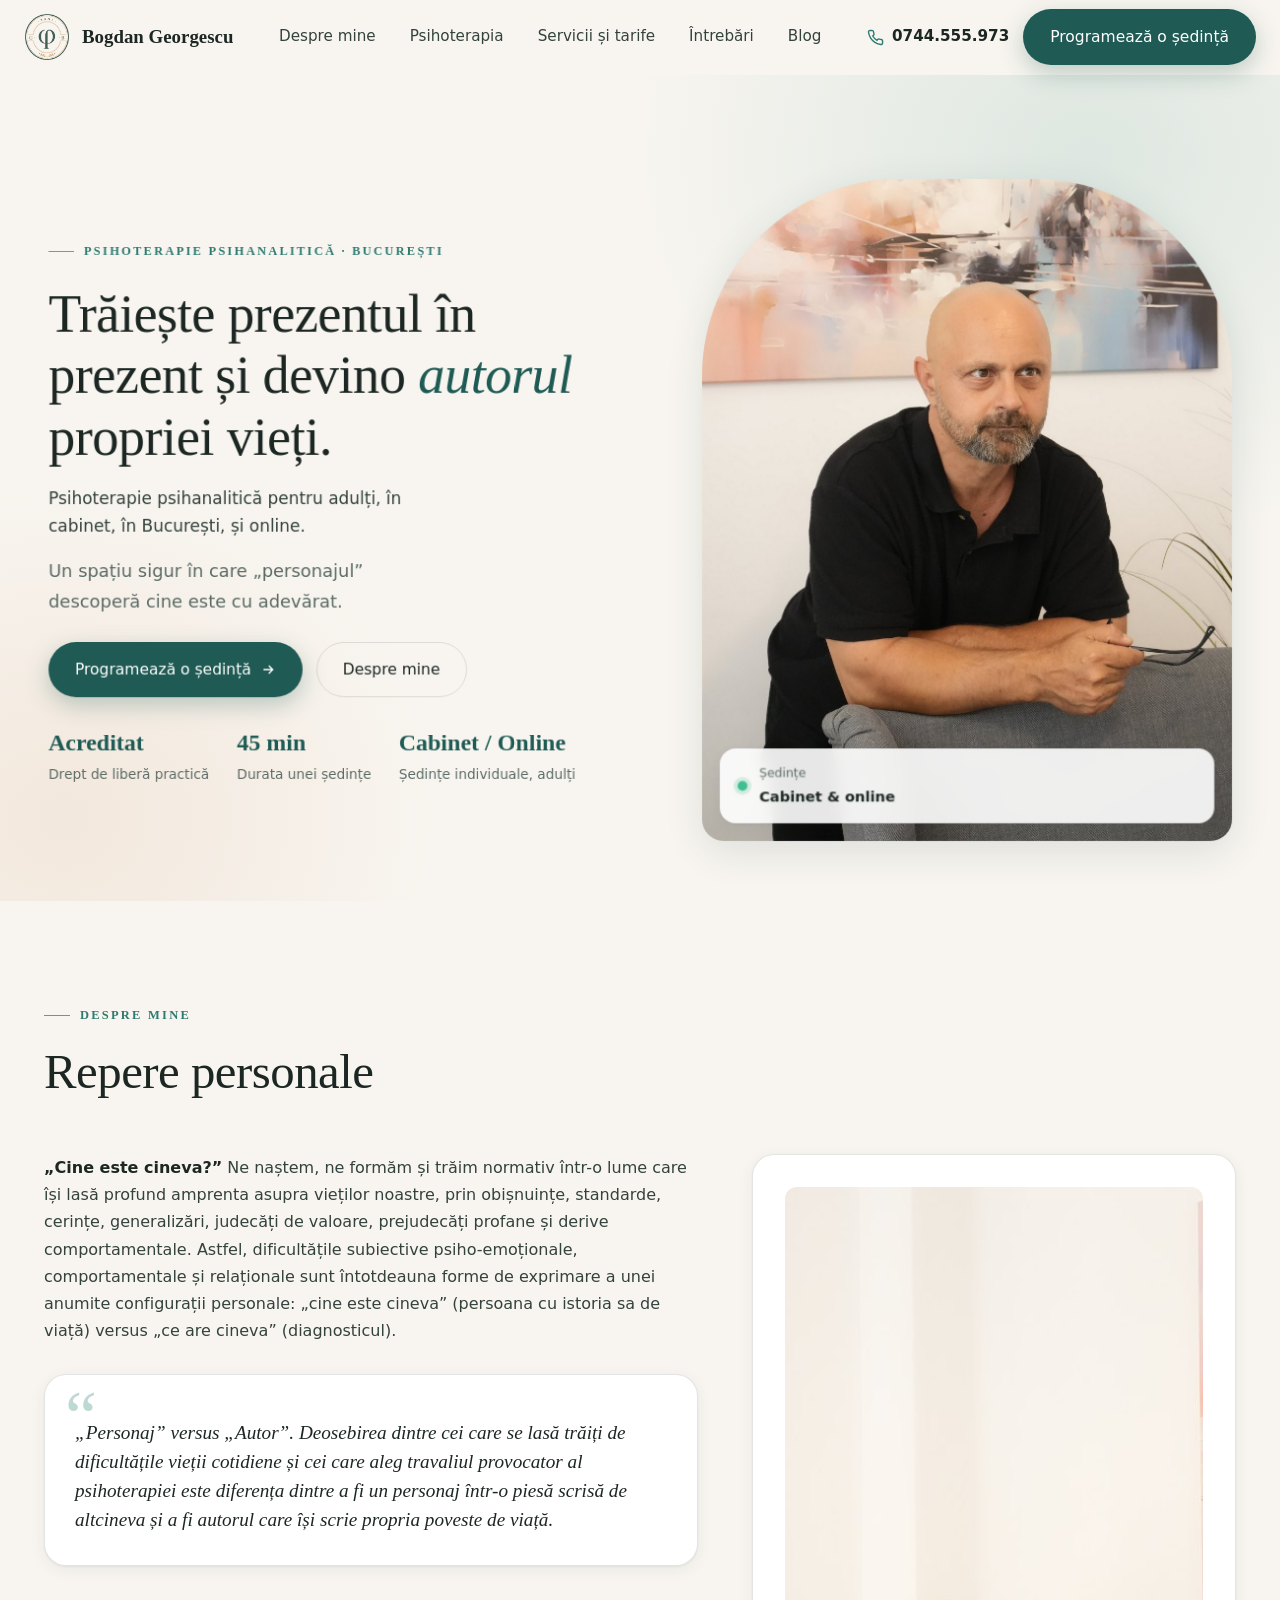
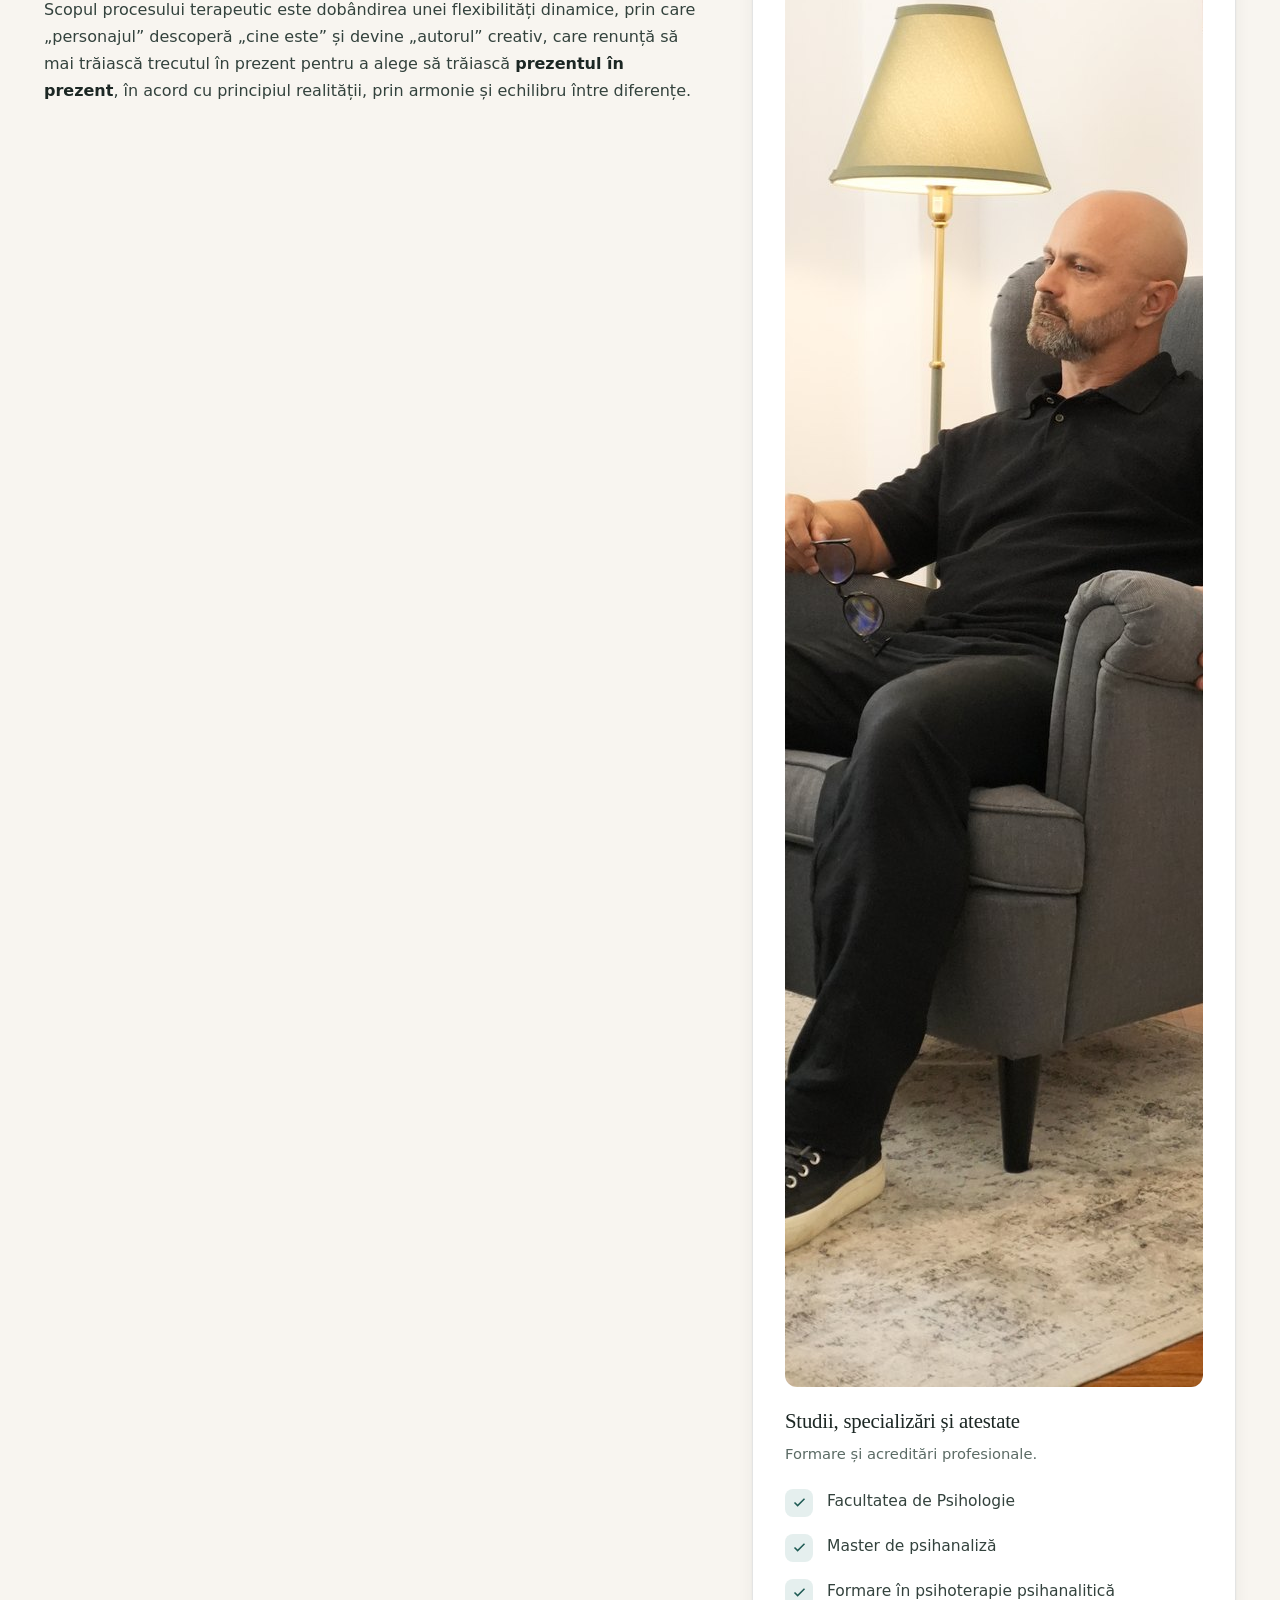
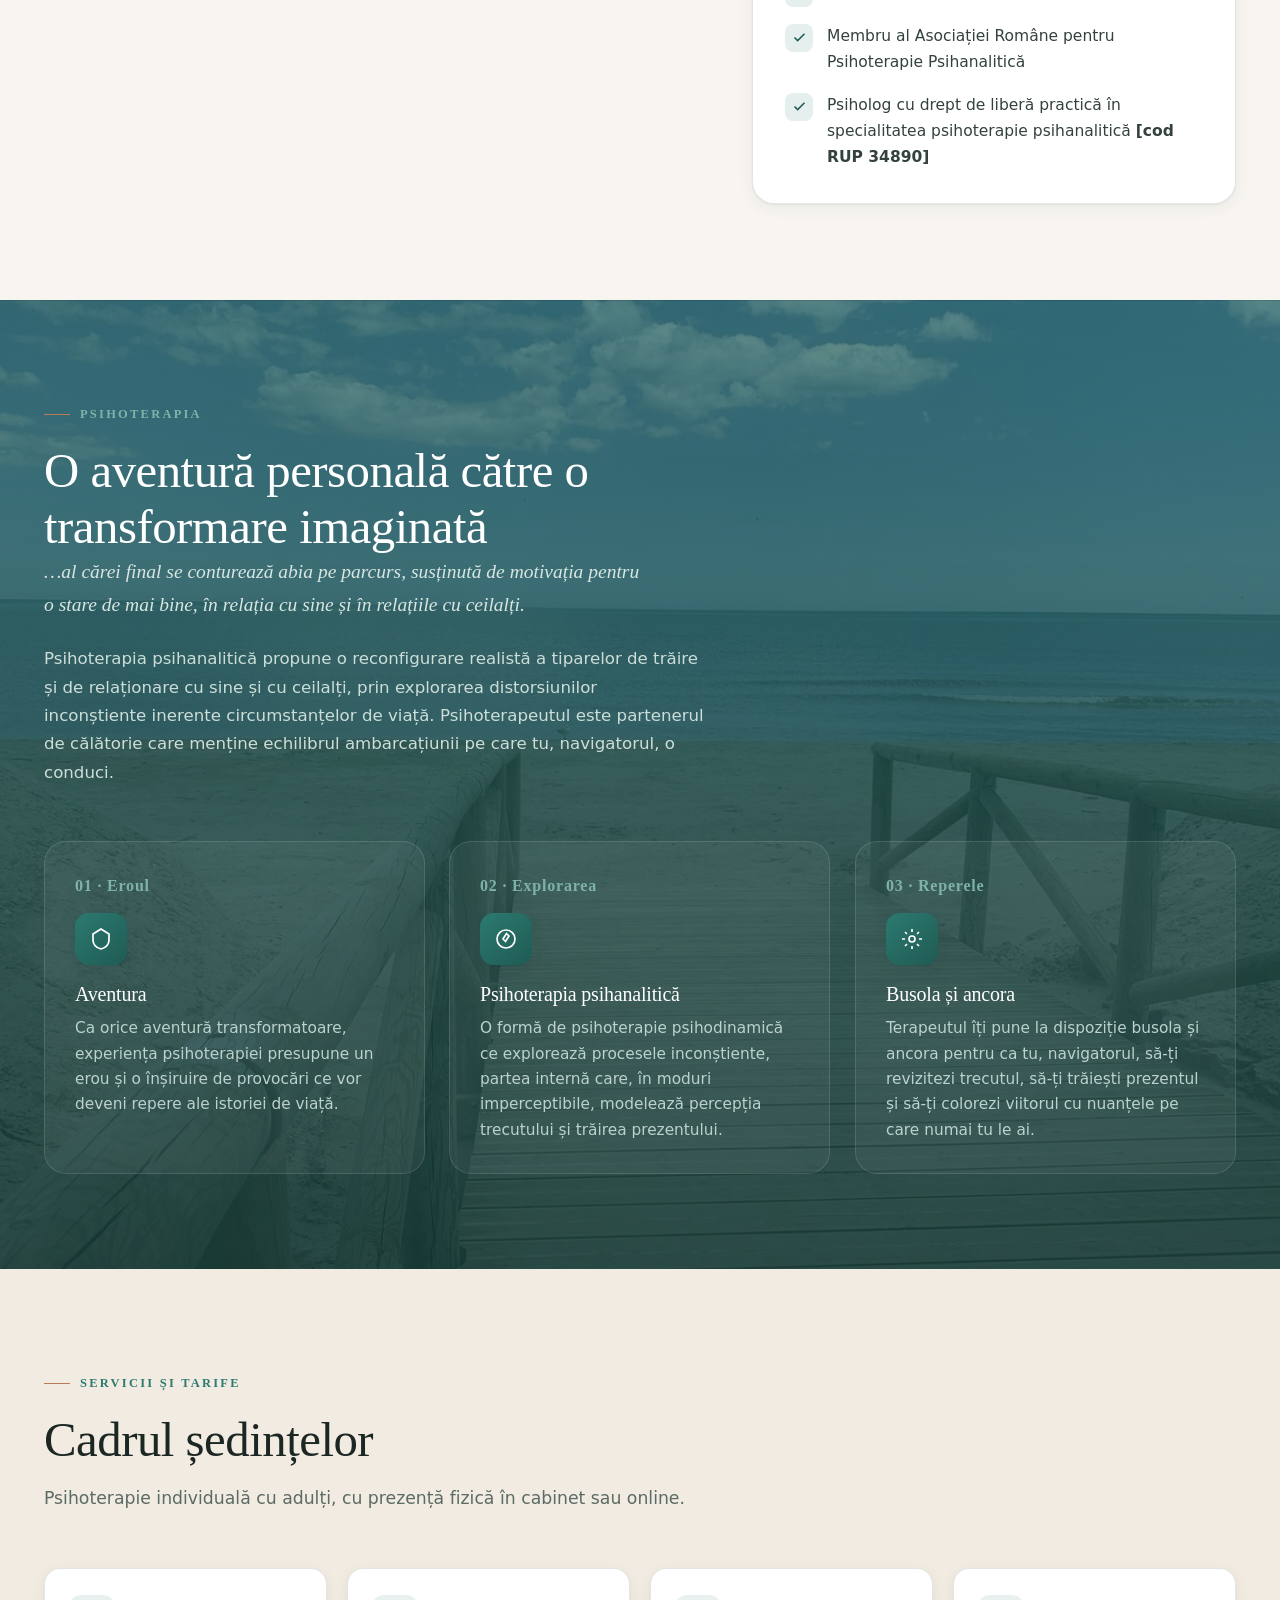
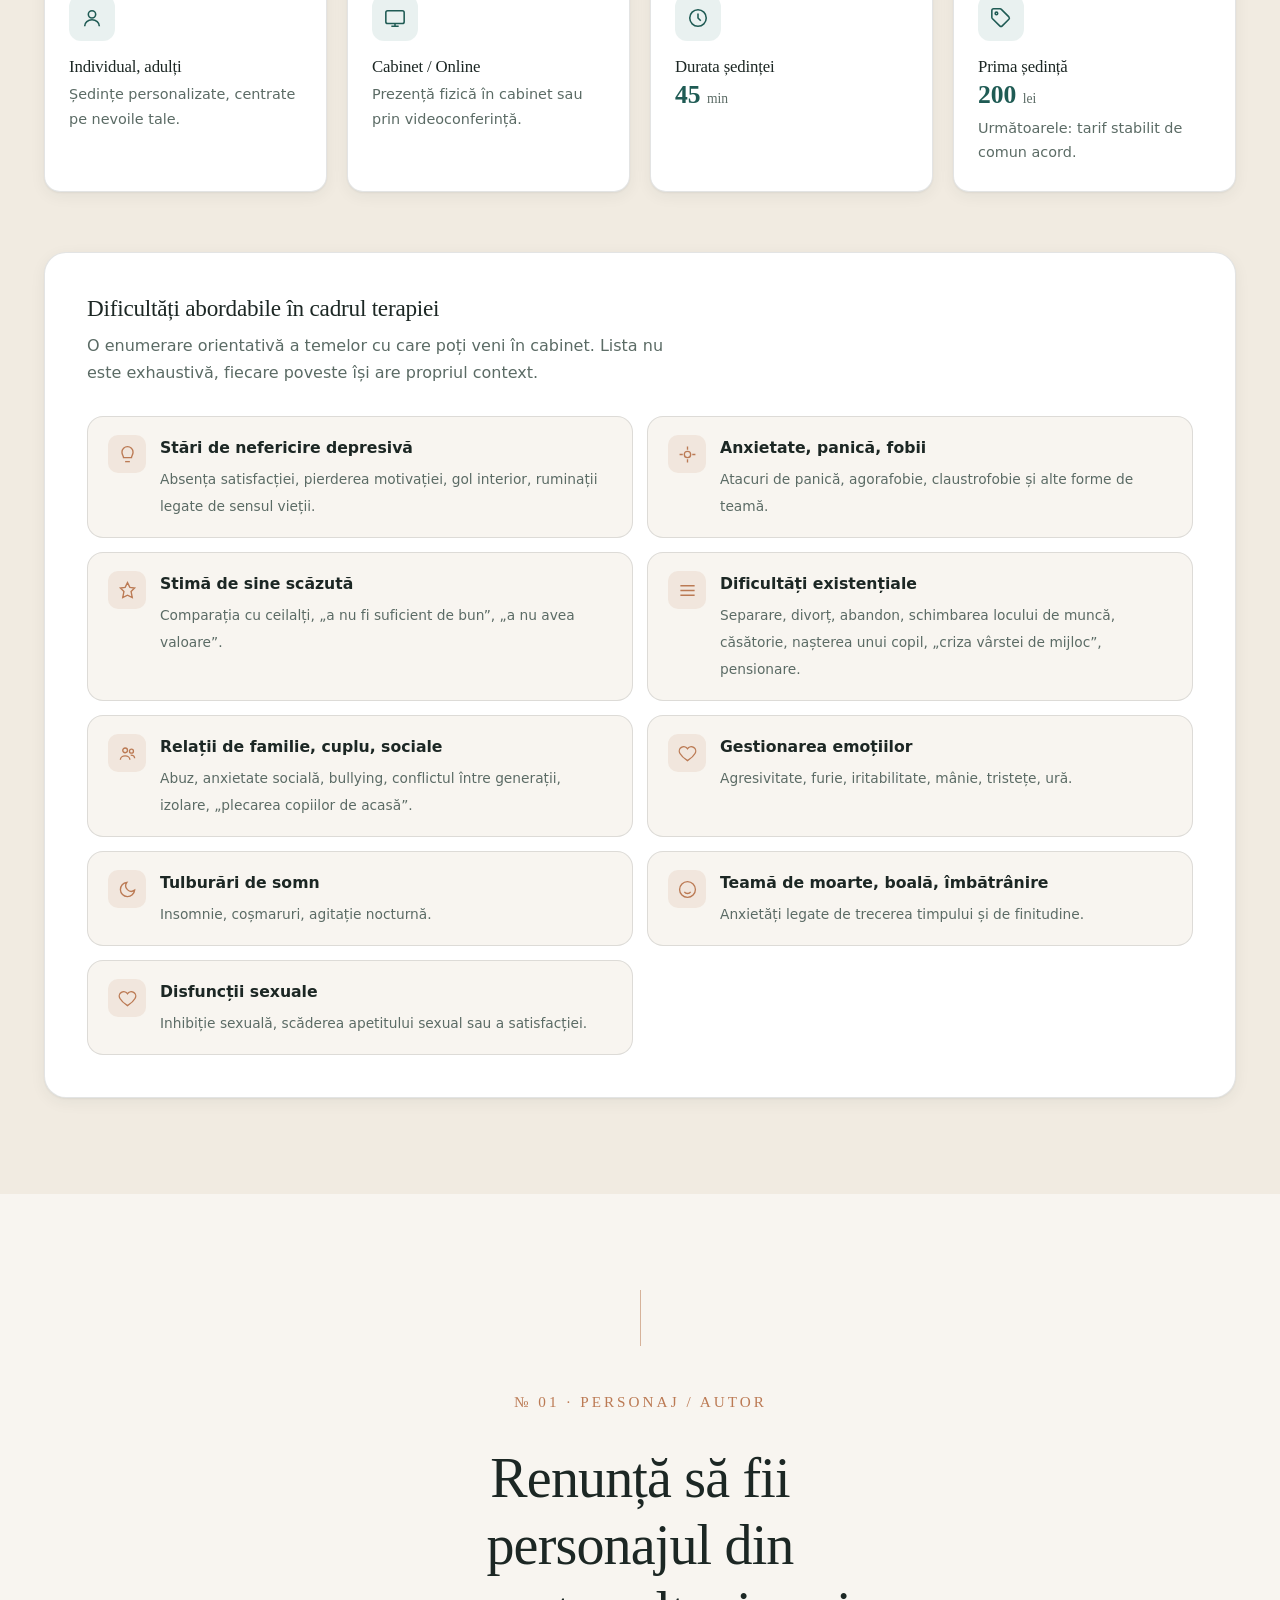
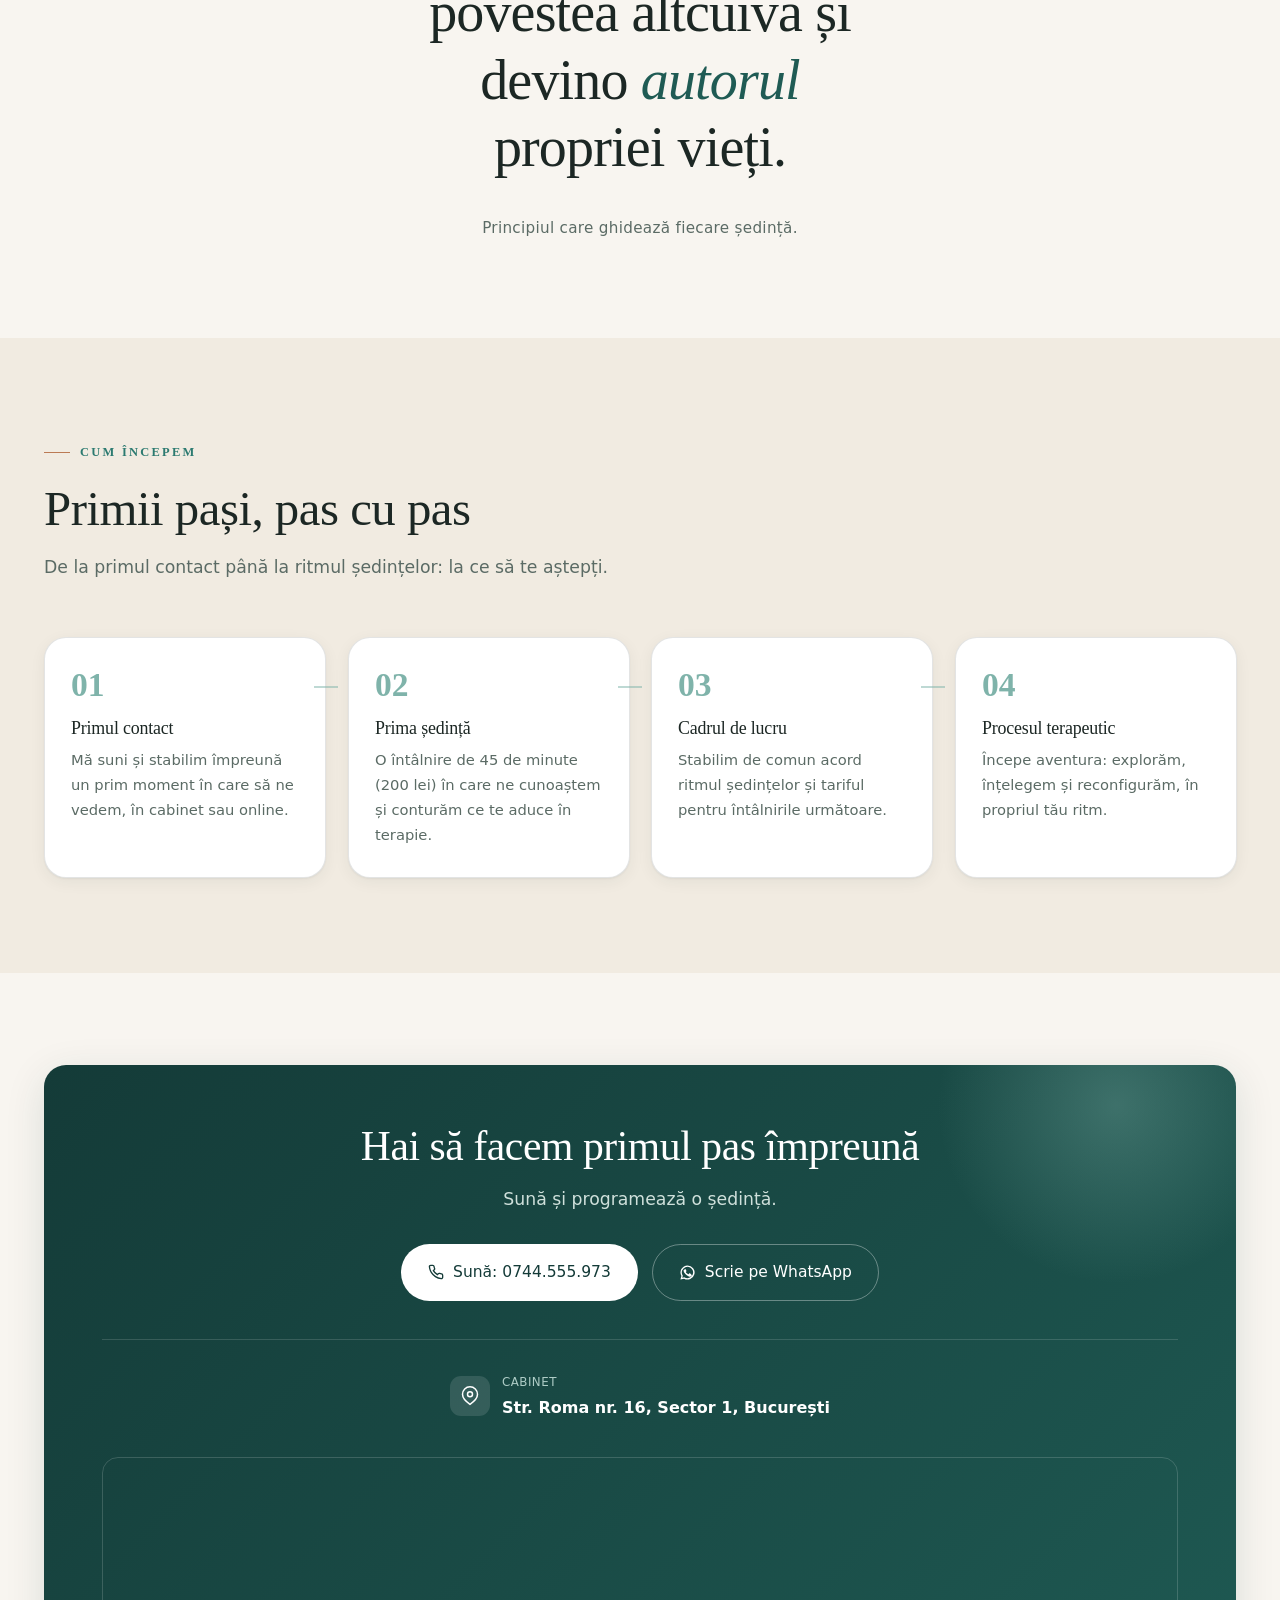
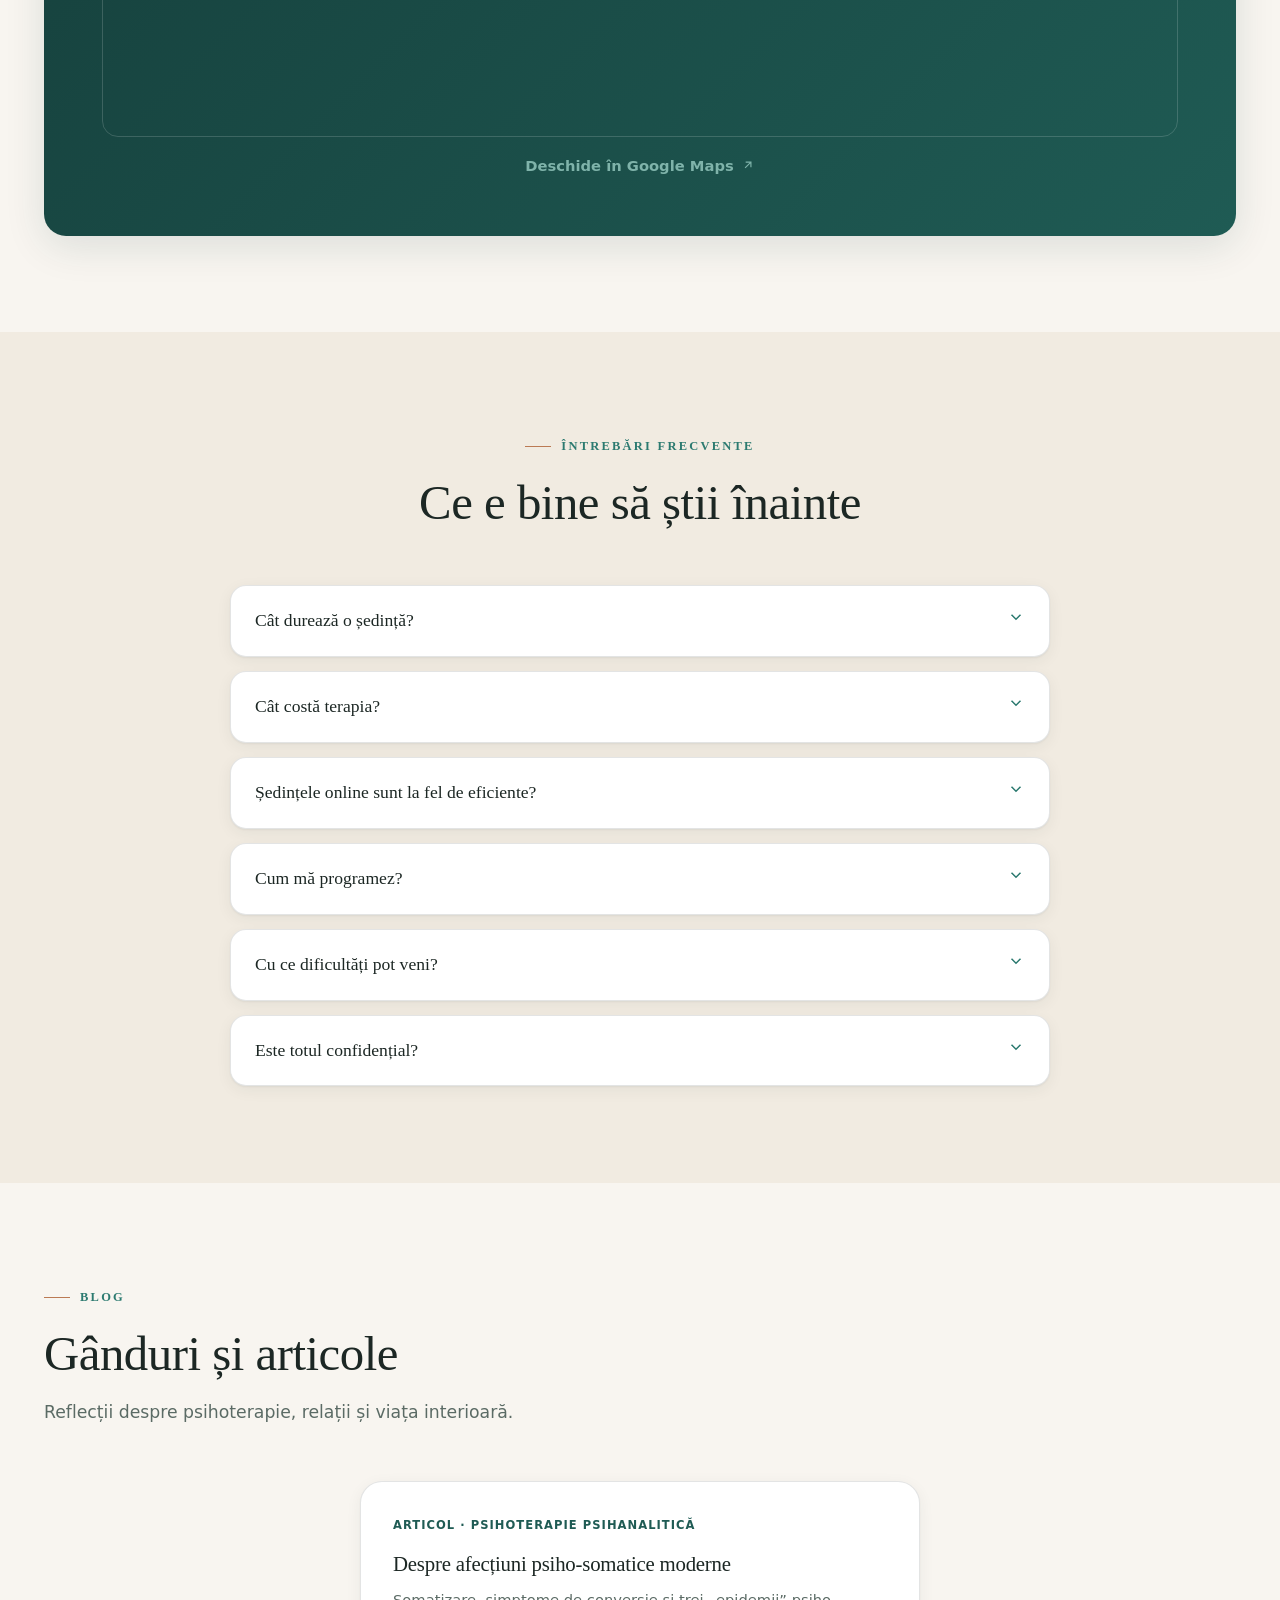
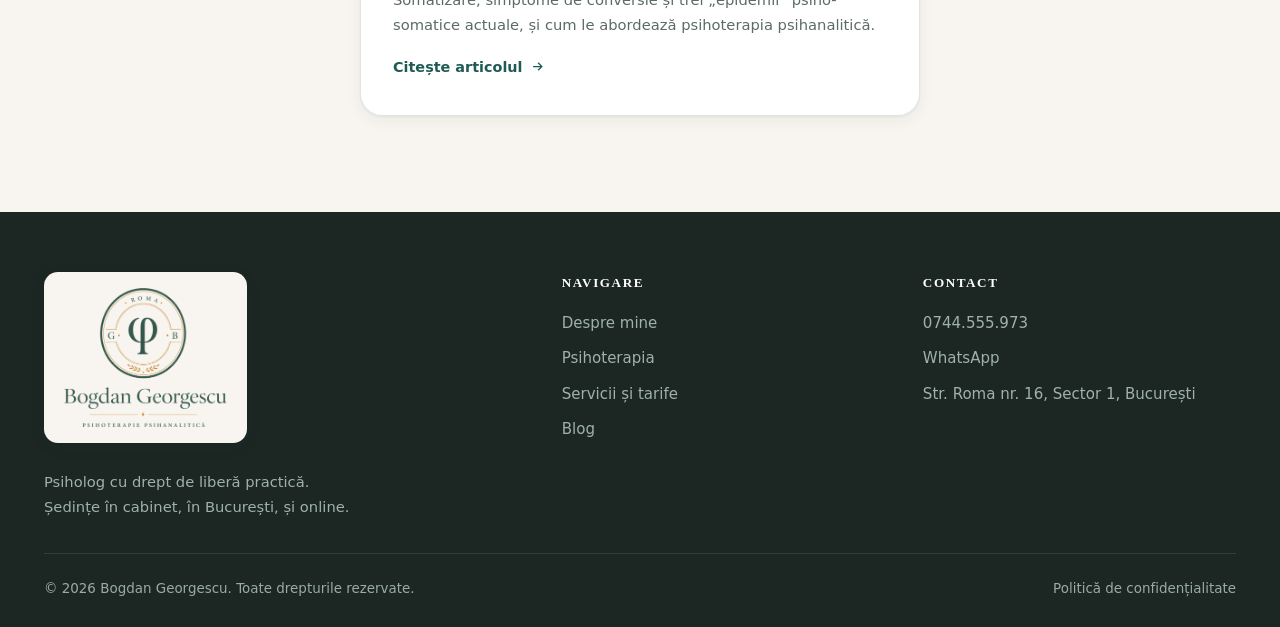
<file: index.html>
<!DOCTYPE html>
<html lang="ro">
<head>
<meta charset="UTF-8">
<meta name="viewport" content="width=device-width, initial-scale=1.0">
<meta name="robots" content="noindex, nofollow">
<title>Psihoterapeut București · Bogdan Georgescu | Psihoterapie psihanalitică</title>
<meta name="description" content="Cabinet de psihoterapie psihanalitică în București, Str. Roma nr. 16, Sector 1. Ședințe individuale pentru adulți, în cabinet sau online. Programări: 0744.555.973.">
<meta name="theme-color" content="#143b38">
<link rel="icon" type="image/png" href="images/logo-mark.png">
<link rel="apple-touch-icon" href="images/logo-mark.png">

<!-- Open Graph / Twitter -->
<meta property="og:type" content="website">
<meta property="og:locale" content="ro_RO">
<meta property="og:title" content="Bogdan Georgescu · Psihoterapie psihanalitică">
<meta property="og:description" content="Un cadru terapeutic pentru explorarea dificultăților emoționale, relaționale și existențiale. Ședințe în cabinet (București) sau online.">
<meta property="og:image" content="https://frincu13.github.io/cabinet-bogdan-georgescu/images/logo-full.png">
<meta name="twitter:card" content="summary_large_image">
<meta name="twitter:title" content="Bogdan Georgescu · Psihoterapie psihanalitică">
<meta name="twitter:description" content="Psihoterapie psihanalitică pentru adulți, în cabinet, în București, și online.">
<meta name="twitter:image" content="https://frincu13.github.io/cabinet-bogdan-georgescu/images/logo-full.png">

<link rel="stylesheet" href="fonts.css">

<link rel="stylesheet" href="styles.css">

<link rel="canonical" href="https://frincu13.github.io/cabinet-bogdan-georgescu/">
<meta name="author" content="Bogdan Georgescu">
<meta property="og:url" content="https://frincu13.github.io/cabinet-bogdan-georgescu/">
<meta property="og:site_name" content="Bogdan Georgescu · Psihoterapie psihanalitică">
<meta name="geo.region" content="RO-B">
<meta name="geo.placename" content="București">
<meta name="geo.position" content="44.4538464;26.0947412">
<meta name="ICBM" content="44.4538464, 26.0947412">
<script type="application/ld+json">
{
 "@context": "https://schema.org",
 "@graph": [
  {
   "@type": [
    "Psychologist",
    "LocalBusiness"
   ],
   "@id": "https://frincu13.github.io/cabinet-bogdan-georgescu/#cabinet",
   "name": "Bogdan Georgescu — Cabinet de psihoterapie psihanalitică",
   "description": "Cabinet de psihoterapie psihanalitică în București. Ședințe individuale pentru adulți, în cabinet sau online.",
   "url": "https://frincu13.github.io/cabinet-bogdan-georgescu/",
   "telephone": "+40744555973",
   "image": "https://frincu13.github.io/cabinet-bogdan-georgescu/images/portret.jpg",
   "logo": "https://frincu13.github.io/cabinet-bogdan-georgescu/images/logo-mark.png",
   "priceRange": "200 RON",
   "currenciesAccepted": "RON",
   "address": {
    "@type": "PostalAddress",
    "streetAddress": "Str. Roma nr. 16",
    "addressLocality": "București",
    "addressRegion": "Sector 1",
    "addressCountry": "RO"
   },
   "geo": {
    "@type": "GeoCoordinates",
    "latitude": 44.4538464,
    "longitude": 26.0947412
   },
   "areaServed": [
    {
     "@type": "City",
     "name": "București"
    },
    {
     "@type": "Country",
     "name": "România"
    }
   ],
   "availableLanguage": {
    "@type": "Language",
    "name": "Română"
   },
   "knowsAbout": [
    "psihoterapie psihanalitică",
    "psihanaliză",
    "anxietate",
    "atacuri de panică",
    "depresie",
    "stimă de sine scăzută",
    "dificultăți relaționale",
    "tulburări de somn"
   ],
   "founder": {
    "@id": "https://frincu13.github.io/cabinet-bogdan-georgescu/#persoana"
   }
  },
  {
   "@type": "Person",
   "@id": "https://frincu13.github.io/cabinet-bogdan-georgescu/#persoana",
   "name": "Bogdan Georgescu",
   "jobTitle": "Psihoterapeut",
   "url": "https://frincu13.github.io/cabinet-bogdan-georgescu/",
   "description": "Psiholog cu drept de liberă practică în specialitatea psihoterapie psihanalitică.",
   "knowsLanguage": "ro",
   "worksFor": {
    "@id": "https://frincu13.github.io/cabinet-bogdan-georgescu/#cabinet"
   }
  },
  {
   "@type": "WebSite",
   "@id": "https://frincu13.github.io/cabinet-bogdan-georgescu/#website",
   "url": "https://frincu13.github.io/cabinet-bogdan-georgescu/",
   "name": "Bogdan Georgescu · Psihoterapie psihanalitică",
   "inLanguage": "ro-RO",
   "publisher": {
    "@id": "https://frincu13.github.io/cabinet-bogdan-georgescu/#cabinet"
   }
  },
  {
   "@type": "FAQPage",
   "@id": "https://frincu13.github.io/cabinet-bogdan-georgescu/#faq",
   "mainEntity": [
    {
     "@type": "Question",
     "name": "Cât durează o ședință?",
     "acceptedAnswer": {
      "@type": "Answer",
      "text": "O ședință durează 45 de minute."
     }
    },
    {
     "@type": "Question",
     "name": "Cât costă terapia?",
     "acceptedAnswer": {
      "@type": "Answer",
      "text": "Prima ședință este 200 de lei. Pentru ședințele următoare, tariful se stabilește de comun acord."
     }
    },
    {
     "@type": "Question",
     "name": "Ședințele online sunt la fel de eficiente?",
     "acceptedAnswer": {
      "@type": "Answer",
      "text": "În perioada actuală, cu precădere după constrângerile, provocările și noile obișnuințe determinate de pandemia de COVID-19, ședințele desfășurate în mediul online au devenit o realitate din ce în ce mai des accesată inclusiv în domeniul psihoterapiei. Eficiența este raportul dintre rezultatele obținute și eforturile depuse, astfel că raportul de eficiență dintre ședințele online și cele cu prezență fizică ar trebui să fie sensibil egal, în sensul în care diferența de efort se reflectă în diferența dintre rezultate. Diferența comparativă dintre cele două tipuri de desfășurare a ședințelor este corespunzătoare diferenței dintre a trăi experiența relației cu o altă persoană în prezența acesteia și a trăi experiența relației în mediul virtual, din care lipsesc părți semnificative ale experienței trăite în prezența fizică a celeilalte persoane. Spre exemplu, eficiența poate fi privită în termenii diferenței multi-stratificate dintre a participa la o petrecere cu prezență fizică și a participa la o petrecere online."
     }
    },
    {
     "@type": "Question",
     "name": "Cum mă programez?",
     "acceptedAnswer": {
      "@type": "Answer",
      "text": "Telefonic sau pe WhatsApp, la 0744.555.973."
     }
    },
    {
     "@type": "Question",
     "name": "Cu ce dificultăți pot veni?",
     "acceptedAnswer": {
      "@type": "Answer",
      "text": "De la stări de neliniște, anxietate sau tristețe, până la dificultăți în relații, momente de cumpănă existențială sau întrebări legate de sensul vieții. Vezi lista completă în secțiunea „Servicii și tarife”."
     }
    },
    {
     "@type": "Question",
     "name": "Este totul confidențial?",
     "acceptedAnswer": {
      "@type": "Answer",
      "text": "Confidențialitatea este unul dintre reperele fundamentale fără de care nu poate exista o relație psihoterapeutică și care îl obligă pe terapeut să protejeze confidențialitatea tuturor informațiilor la care are acces în timpul desfășurării activității sale. Excepțiile de la obligația de confidențialitate sunt impuse de lege și de situații precum: protecția sănătății publice, prevenirea unui pericol iminent, punerea în pericol a vieții sau sănătății propriei persoane sau a unei alte persoane."
     }
    }
   ]
  }
 ]
}
</script>
</head>
<body>

<a href="#despre" class="skip">Sari la conținut</a>
<div class="progress" id="progress"></div>

<!-- ============ NAV ============ -->
<header class="nav" id="nav">
  <div class="wrap nav-inner">
    <a href="#top" class="brand">
      <img src="images/logo-mark.png" alt="" class="logo-mark">
      <span>Bogdan&nbsp;Georgescu</span>
    </a>
    <nav class="nav-links" id="navlinks">
      <a href="#despre">Despre mine</a>
      <a href="#psihoterapia">Psihoterapia</a>
      <a href="#servicii">Servicii și tarife</a>
      <a href="#faq">Întrebări</a>
      <a href="#blog">Blog</a>
    </nav>
    <div class="nav-cta">
      <span class="nav-phone">
        <svg width="17" height="17" viewBox="0 0 24 24" fill="none" stroke="currentColor" stroke-width="2"><path d="M22 16.92v3a2 2 0 0 1-2.18 2 19.79 19.79 0 0 1-8.63-3.07 19.5 19.5 0 0 1-6-6 19.79 19.79 0 0 1-3.07-8.67A2 2 0 0 1 4.11 2h3a2 2 0 0 1 2 1.72c.13.96.36 1.9.7 2.81a2 2 0 0 1-.45 2.11L8.09 9.91a16 16 0 0 0 6 6l1.27-1.27a2 2 0 0 1 2.11-.45c.91.34 1.85.57 2.81.7A2 2 0 0 1 22 16.92z"/></svg>
        0744.555.973
      </span>
      <a href="#contact" class="btn btn-primary">Programează o ședință</a>
      <button class="burger" id="burger" aria-label="Deschide meniul" aria-expanded="false" aria-controls="navlinks"><span></span><span></span><span></span></button>
    </div>
  </div>
</header>

<a id="top"></a>

<!-- ============ HERO ============ -->
<section class="hero">
  <div class="wrap hero-grid">
    <div class="reveal">
      <span class="eyebrow">Psihoterapie psihanalitică · București</span>
      <h1>Trăiește prezentul în prezent și devino <em>autorul</em> propriei vieți.</h1>
      <p class="hero-desc">Psihoterapie psihanalitică pentru adulți, în cabinet, în București, și online.</p>
      <p class="lead">Un spațiu sigur în care „personajul” descoperă cine este cu adevărat.</p>
      <div class="hero-actions">
        <a href="#contact" class="btn btn-primary">
          Programează o ședință
          <svg width="16" height="16" viewBox="0 0 24 24" fill="none" stroke="currentColor" stroke-width="2"><path d="M5 12h14M13 6l6 6-6 6"/></svg>
        </a>
        <a href="#despre" class="btn btn-ghost">Despre mine</a>
      </div>
      <div class="hero-meta">
        <div class="item"><span class="k">Acreditat</span><span class="v">Drept de liberă practică</span></div>
        <div class="item"><span class="k">45 min</span><span class="v">Durata unei ședințe</span></div>
        <div class="item"><span class="k">Cabinet / Online</span><span class="v">Ședințe individuale, adulți</span></div>
      </div>
    </div>

    <div class="reveal">
      <div class="portrait">
        <img src="images/portret.jpg" alt="Psihoterapeutul Bogdan Georgescu în cabinetul din București" class="portrait-img" width="1040" height="1300" decoding="async">
        <div class="badge">
          <span class="dot"></span>
          <div><small>Ședințe</small><strong>Cabinet &amp; online</strong></div>
        </div>
      </div>
    </div>
  </div>
</section>

<!-- ============ DESPRE MINE ============ -->
<section class="block" id="despre">
  <div class="wrap">
    <div class="section-head reveal">
      <span class="eyebrow">Despre mine</span>
      <h2>Repere personale</h2>
    </div>
    <div class="about-grid">
      <div class="prose reveal">
        <p><span class="hl">„Cine este cineva?”</span> Ne naștem, ne formăm și trăim normativ într-o lume care își lasă profund amprenta asupra vieților noastre, prin obișnuințe, standarde, cerințe, generalizări, judecăți de valoare, prejudecăți profane și derive comportamentale. Astfel, dificultățile subiective psiho-emoționale, comportamentale și relaționale sunt întotdeauna forme de exprimare a unei anumite configurații personale: „cine este cineva” (persoana cu istoria sa de viață) versus „ce are cineva” (diagnosticul).</p>

        <div class="pullcard">
          <p>„Personaj” versus „Autor”. Deosebirea dintre cei care se lasă trăiți de dificultățile vieții cotidiene și cei care aleg travaliul provocator al psihoterapiei este diferența dintre a fi un personaj într-o piesă scrisă de altcineva și a fi autorul care își scrie propria poveste de viață.</p>
        </div>

        <p>Scopul procesului terapeutic este dobândirea unei flexibilități dinamice, prin care „personajul” descoperă „cine este” și devine „autorul” creativ, care renunță să mai trăiască trecutul în prezent pentru a alege să trăiască <span class="hl">prezentul în prezent</span>, în acord cu principiul realității, prin armonie și echilibru între diferențe.</p>
      </div>

      <aside class="credentials reveal">
        <img src="images/cabinet.jpg" alt="Cabinetul de psihoterapie din Str. Roma, Sector 1, București" class="cab-img" width="1200" height="1800" loading="lazy" decoding="async">
        <h3>Studii, specializări și atestate</h3>
        <p class="muted">Formare și acreditări profesionale.</p>
        <ul class="cred-list">
          <li><span class="ic"><svg viewBox="0 0 24 24" fill="none" stroke="currentColor" stroke-width="2.4"><path d="M20 6 9 17l-5-5"/></svg></span><span>Facultatea de Psihologie</span></li>
          <li><span class="ic"><svg viewBox="0 0 24 24" fill="none" stroke="currentColor" stroke-width="2.4"><path d="M20 6 9 17l-5-5"/></svg></span><span>Master de psihanaliză</span></li>
          <li><span class="ic"><svg viewBox="0 0 24 24" fill="none" stroke="currentColor" stroke-width="2.4"><path d="M20 6 9 17l-5-5"/></svg></span><span>Formare în psihoterapie psihanalitică</span></li>
          <li><span class="ic"><svg viewBox="0 0 24 24" fill="none" stroke="currentColor" stroke-width="2.4"><path d="M20 6 9 17l-5-5"/></svg></span><span>Membru al Asociației Române pentru Psihoterapie Psihanalitică</span></li>
          <li><span class="ic"><svg viewBox="0 0 24 24" fill="none" stroke="currentColor" stroke-width="2.4"><path d="M20 6 9 17l-5-5"/></svg></span><span>Psiholog cu drept de liberă practică în specialitatea psihoterapie psihanalitică <strong>[cod RUP 34890]</strong></span></li>
        </ul>
      </aside>
    </div>
  </div>
</section>

<!-- ============ PSIHOTERAPIA ============ -->
<section class="block dark" id="psihoterapia" style="background-image:linear-gradient(rgba(31,91,84,.70),rgba(20,59,56,.84)),url('images/drum.jpg');background-size:cover;background-position:center">
  <div class="wrap">
    <div class="section-head reveal">
      <span class="eyebrow">Psihoterapia</span>
      <h2>O aventură personală către o transformare imaginată</h2>
      <p class="prose-intro">…al cărei final se conturează abia pe parcurs, susținută de motivația pentru o stare de mai bine, în relația cu sine și în relațiile cu ceilalți.</p>
      <p style="margin-top:24px;max-width:66ch;color:#cdded9;font-size:1.04rem">Psihoterapia psihanalitică propune o reconfigurare realistă a tiparelor de trăire și de relaționare cu sine și cu ceilalți, prin explorarea distorsiunilor inconștiente inerente circumstanțelor de viață. Psihoterapeutul este partenerul de călătorie care menține echilibrul ambarcațiunii pe care tu, navigatorul, o conduci.</p>
    </div>

    <div class="journey">
      <div class="jcard reveal">
        <span class="num">01 · Eroul</span>
        <div class="ic">
          <svg width="24" height="24" viewBox="0 0 24 24" fill="none" stroke="currentColor" stroke-width="1.7"><path d="M12 2 4 7v6c0 5 3.4 7.7 8 9 4.6-1.3 8-4 8-9V7l-8-5z"/></svg>
        </div>
        <h4>Aventura</h4>
        <p>Ca orice aventură transformatoare, experiența psihoterapiei presupune un erou și o înșiruire de provocări ce vor deveni repere ale istoriei de viață.</p>
      </div>
      <div class="jcard reveal">
        <span class="num">02 · Explorarea</span>
        <div class="ic">
          <svg width="24" height="24" viewBox="0 0 24 24" fill="none" stroke="currentColor" stroke-width="1.7"><circle cx="12" cy="12" r="9"/><path d="m15 9-3.5 5.5L9 12l3.5-5.5L15 9z"/></svg>
        </div>
        <h4>Psihoterapia psihanalitică</h4>
        <p>O formă de psihoterapie psihodinamică ce explorează procesele inconștiente, partea internă care, în moduri imperceptibile, modelează percepția trecutului și trăirea prezentului.</p>
      </div>
      <div class="jcard reveal">
        <span class="num">03 · Reperele</span>
        <div class="ic">
          <svg width="24" height="24" viewBox="0 0 24 24" fill="none" stroke="currentColor" stroke-width="1.7"><circle cx="12" cy="12" r="3"/><path d="M12 2v3M12 19v3M2 12h3M19 12h3M5 5l2 2M17 17l2 2M19 5l-2 2M7 17l-2 2"/></svg>
        </div>
        <h4>Busola și ancora</h4>
        <p>Terapeutul îți pune la dispoziție busola și ancora pentru ca tu, navigatorul, să-ți revizitezi trecutul, să-ți trăiești prezentul și să-ți colorezi viitorul cu nuanțele pe care numai tu le ai.</p>
      </div>
    </div>
  </div>
</section>

<!-- ============ SERVICII ȘI TARIFE ============ -->
<section class="block alt" id="servicii">
  <div class="wrap">
    <div class="section-head reveal">
      <span class="eyebrow">Servicii și tarife</span>
      <h2>Cadrul ședințelor</h2>
      <p class="sub">Psihoterapie individuală cu adulți, cu prezență fizică în cabinet sau online.</p>
    </div>

    <div class="fact-grid">
      <div class="fact reveal">
        <div class="ic"><svg width="22" height="22" viewBox="0 0 24 24" fill="none" stroke="currentColor" stroke-width="1.7"><circle cx="12" cy="8" r="4"/><path d="M4 21c0-4 3.6-7 8-7s8 3 8 7"/></svg></div>
        <h4>Individual, adulți</h4>
        <p>Ședințe personalizate, centrate pe nevoile tale.</p>
      </div>
      <div class="fact reveal">
        <div class="ic"><svg width="22" height="22" viewBox="0 0 24 24" fill="none" stroke="currentColor" stroke-width="1.7"><rect x="2" y="4" width="20" height="14" rx="2"/><path d="M8 21h8M12 18v3"/></svg></div>
        <h4>Cabinet / Online</h4>
        <p>Prezență fizică în cabinet sau prin videoconferință.</p>
      </div>
      <div class="fact reveal">
        <div class="ic"><svg width="22" height="22" viewBox="0 0 24 24" fill="none" stroke="currentColor" stroke-width="1.7"><circle cx="12" cy="12" r="9"/><path d="M12 7v5l3 3"/></svg></div>
        <h4>Durata ședinței</h4>
        <p class="big">45 <span>min</span></p>
      </div>
      <div class="fact reveal">
        <div class="ic"><svg width="22" height="22" viewBox="0 0 24 24" fill="none" stroke="currentColor" stroke-width="1.7"><path d="M20.6 13.4 13.4 20.6a2 2 0 0 1-2.8 0L2.5 12.5A2 2 0 0 1 2 11V4a2 2 0 0 1 2-2h7a2 2 0 0 1 1.4.6l8.2 8.2a2 2 0 0 1 0 2.6z"/><circle cx="7" cy="7" r="1.4"/></svg></div>
        <h4>Prima ședință</h4>
        <p class="big">200 <span>lei</span></p>
        <p style="margin-top:8px">Următoarele: tarif stabilit de comun acord.</p>
      </div>
    </div>

    <div class="diff-wrap reveal">
      <h3>Dificultăți abordabile în cadrul terapiei</h3>
      <p class="muted">O enumerare orientativă a temelor cu care poți veni în cabinet. Lista nu este exhaustivă, fiecare poveste își are propriul context.</p>
      <div class="diff-grid">
        <div class="diff"><span class="ic"><svg viewBox="0 0 24 24" fill="none" stroke="currentColor" stroke-width="1.7"><path d="M12 2a7 7 0 0 0-7 7c0 3 2 5 2 7h10c0-2 2-4 2-7a7 7 0 0 0-7-7z"/><path d="M9 21h6"/></svg></span><div><strong>Stări de nefericire depresivă</strong><span>Absența satisfacției, pierderea motivației, gol interior, ruminații legate de sensul vieții.</span></div></div>
        <div class="diff"><span class="ic"><svg viewBox="0 0 24 24" fill="none" stroke="currentColor" stroke-width="1.7"><path d="M12 2v4M12 18v4M2 12h4M18 12h4"/><circle cx="12" cy="12" r="4"/></svg></span><div><strong>Anxietate, panică, fobii</strong><span>Atacuri de panică, agorafobie, claustrofobie și alte forme de teamă.</span></div></div>
        <div class="diff"><span class="ic"><svg viewBox="0 0 24 24" fill="none" stroke="currentColor" stroke-width="1.7"><path d="M12 2 15 8l6 .9-4.5 4.3L18 21l-6-3-6 3 1.5-7.8L3 8.9 9 8z"/></svg></span><div><strong>Stimă de sine scăzută</strong><span>Comparația cu ceilalți, „a nu fi suficient de bun”, „a nu avea valoare”.</span></div></div>
        <div class="diff"><span class="ic"><svg viewBox="0 0 24 24" fill="none" stroke="currentColor" stroke-width="1.7"><path d="M3 12h18M3 6h18M3 18h18"/></svg></span><div><strong>Dificultăți existențiale</strong><span>Separare, divorț, abandon, schimbarea locului de muncă, căsătorie, nașterea unui copil, „criza vârstei de mijloc”, pensionare.</span></div></div>
        <div class="diff"><span class="ic"><svg viewBox="0 0 24 24" fill="none" stroke="currentColor" stroke-width="1.7"><circle cx="9" cy="8" r="3"/><circle cx="17" cy="9" r="2.5"/><path d="M3 20c0-3 2.7-5 6-5s6 2 6 5M16 14c2.5 0 5 1.5 5 4"/></svg></span><div><strong>Relații de familie, cuplu, sociale</strong><span>Abuz, anxietate socială, bullying, conflictul între generații, izolare, „plecarea copiilor de acasă”.</span></div></div>
        <div class="diff"><span class="ic"><svg viewBox="0 0 24 24" fill="none" stroke="currentColor" stroke-width="1.7"><path d="M12 21s-7-4.5-9.5-9A5 5 0 0 1 12 6a5 5 0 0 1 9.5 6c-2.5 4.5-9.5 9-9.5 9z"/></svg></span><div><strong>Gestionarea emoțiilor</strong><span>Agresivitate, furie, iritabilitate, mânie, tristețe, ură.</span></div></div>
        <div class="diff"><span class="ic"><svg viewBox="0 0 24 24" fill="none" stroke="currentColor" stroke-width="1.7"><path d="M21 12.8A9 9 0 1 1 11.2 3a7 7 0 0 0 9.8 9.8z"/></svg></span><div><strong>Tulburări de somn</strong><span>Insomnie, coșmaruri, agitație nocturnă.</span></div></div>
        <div class="diff"><span class="ic"><svg viewBox="0 0 24 24" fill="none" stroke="currentColor" stroke-width="1.7"><path d="M12 2a10 10 0 1 0 10 10A10 10 0 0 0 12 2z"/><path d="M8 15s1.5 2 4 2 4-2 4-2M9 9h.01M15 9h.01"/></svg></span><div><strong>Teamă de moarte, boală, îmbătrânire</strong><span>Anxietăți legate de trecerea timpului și de finitudine.</span></div></div>
        <div class="diff"><span class="ic"><svg viewBox="0 0 24 24" fill="none" stroke="currentColor" stroke-width="1.7"><path d="M12 21s-7-4.5-9.5-9A5 5 0 0 1 12 6a5 5 0 0 1 9.5 6c-2.5 4.5-9.5 9-9.5 9z"/></svg></span><div><strong>Disfuncții sexuale</strong><span>Inhibiție sexuală, scăderea apetitului sexual sau a satisfacției.</span></div></div>
      </div>
    </div>
  </div>
</section>

<!-- ============ SIGNATURE ============ -->
<section class="signature">
  <div class="wrap">
    <span class="num reveal">№ 01 · Personaj / Autor</span>
    <blockquote class="sig-quote reveal">Renunță să fii personajul din povestea altcuiva și devino <em>autorul</em> propriei vieți.</blockquote>
    <p class="sig-by reveal">Principiul care ghidează fiecare ședință.</p>
  </div>
</section>

<!-- ============ CUM ÎNCEPEM ============ -->
<section class="block alt" id="cum-incepem">
  <div class="wrap">
    <div class="section-head reveal">
      <span class="eyebrow">Cum începem</span>
      <h2>Primii pași, pas cu pas</h2>
      <p class="sub">De la primul contact până la ritmul ședințelor: la ce să te aștepți.</p>
    </div>
    <div class="steps">
      <div class="step reveal">
        <span class="n">01</span>
        <h4>Primul contact</h4>
        <p>Mă suni și stabilim împreună un prim moment în care să ne vedem, în cabinet sau online.</p>
      </div>
      <div class="step reveal">
        <span class="n">02</span>
        <h4>Prima ședință</h4>
        <p>O întâlnire de 45 de minute (200 lei) în care ne cunoaștem și conturăm ce te aduce în terapie.</p>
      </div>
      <div class="step reveal">
        <span class="n">03</span>
        <h4>Cadrul de lucru</h4>
        <p>Stabilim de comun acord ritmul ședințelor și tariful pentru întâlnirile următoare.</p>
      </div>
      <div class="step reveal">
        <span class="n">04</span>
        <h4>Procesul terapeutic</h4>
        <p>Începe aventura: explorăm, înțelegem și reconfigurăm, în propriul tău ritm.</p>
      </div>
    </div>
  </div>
</section>

<!-- ============ CONTACT / CTA ============ -->
<section class="contact" id="contact">
  <div class="wrap">
    <div class="contact-card reveal">
      <h2>Hai să facem primul pas împreună</h2>
      <p class="lead">Sună și programează o ședință.</p>
      <div class="contact-actions">
        <a href="tel:0744555973" class="btn btn-on-dark">
          <svg width="16" height="16" viewBox="0 0 24 24" fill="none" stroke="currentColor" stroke-width="2"><path d="M22 16.92v3a2 2 0 0 1-2.18 2 19.79 19.79 0 0 1-8.63-3.07 19.5 19.5 0 0 1-6-6 19.79 19.79 0 0 1-3.07-8.67A2 2 0 0 1 4.11 2h3a2 2 0 0 1 2 1.72c.13.96.36 1.9.7 2.81a2 2 0 0 1-.45 2.11L8.09 9.91a16 16 0 0 0 6 6l1.27-1.27a2 2 0 0 1 2.11-.45c.91.34 1.85.57 2.81.7A2 2 0 0 1 22 16.92z"/></svg>
          Sună: 0744.555.973
        </a>
        <a href="https://wa.me/40744555973" target="_blank" rel="noopener" class="btn btn-outline-dark">
          <svg width="17" height="17" viewBox="0 0 24 24" fill="currentColor"><path d="M12 2a10 10 0 0 0-8.6 15L2 22l5.1-1.3A10 10 0 1 0 12 2zm0 18a8 8 0 0 1-4.1-1.1l-.3-.2-3 .8.8-2.9-.2-.3A8 8 0 1 1 12 20zm4.6-6c-.2-.1-1.5-.700-1.7-.8-.2-.1-.4-.1-.6.1l-.8 1c-.1.2-.3.2-.5.1a6.5 6.5 0 0 1-1.9-1.2 7 7 0 0 1-1.3-1.7c-.1-.2 0-.4.1-.5l.4-.4.2-.4v-.4l-.8-1.9c-.2-.5-.4-.4-.6-.4h-.5a1 1 0 0 0-.7.3A3 3 0 0 0 6.4 9c0 1.6 1.2 3.2 1.3 3.4.2.2 2.3 3.5 5.5 4.8 2 .8 2.5.7 3 .6.6-.1 1.5-.6 1.7-1.2.2-.6.2-1.1.1-1.2l-.4-.2z"/></svg>
          Scrie pe WhatsApp
        </a>
      </div>
      <div class="contact-info">
        <div class="cinfo">
          <span class="ic"><svg width="20" height="20" viewBox="0 0 24 24" fill="none" stroke="currentColor" stroke-width="1.8"><path d="M21 10c0 6-9 12-9 12s-9-6-9-12a9 9 0 0 1 18 0z"/><circle cx="12" cy="10" r="3"/></svg></span>
          <div><small>Cabinet</small><strong>Str. Roma nr. 16, Sector 1, București</strong></div>
        </div>
      </div>
      <div class="map-ph reveal">
        <iframe title="Locația cabinetului pe hartă" src="https://www.openstreetmap.org/export/embed.html?bbox=26.0897%2C44.4508%2C26.0997%2C44.4568&layer=mapnik&marker=44.4538464%2C26.0947412" width="100%" height="100%" style="border:0;display:block" loading="lazy"></iframe>
      </div>
      <a href="https://www.google.com/maps/search/?api=1&query=44.4538464%2C26.0947412" target="_blank" rel="noopener" class="map-link">Deschide în Google Maps <svg width="14" height="14" viewBox="0 0 24 24" fill="none" stroke="currentColor" stroke-width="2"><path d="M7 17 17 7M8 7h9v9"/></svg></a>
    </div>
  </div>
</section>

<!-- ============ ÎNTREBĂRI FRECVENTE ============ -->
<section class="block alt" id="faq">
  <div class="wrap">
    <div class="section-head reveal" style="margin-inline:auto;text-align:center">
      <span class="eyebrow">Întrebări frecvente</span>
      <h2>Ce e bine să știi înainte</h2>
    </div>
    <div class="faq reveal">
      <details>
        <summary>Cât durează o ședință? <span class="chev"><svg width="18" height="18" viewBox="0 0 24 24" fill="none" stroke="currentColor" stroke-width="2"><path d="m6 9 6 6 6-6"/></svg></span></summary>
        <div class="ans">O ședință durează 45 de minute.</div>
      </details>
      <details>
        <summary>Cât costă terapia? <span class="chev"><svg width="18" height="18" viewBox="0 0 24 24" fill="none" stroke="currentColor" stroke-width="2"><path d="m6 9 6 6 6-6"/></svg></span></summary>
        <div class="ans">Prima ședință este 200 de lei. Pentru ședințele următoare, tariful se stabilește de comun acord.</div>
      </details>
      <details>
        <summary>Ședințele online sunt la fel de eficiente? <span class="chev"><svg width="18" height="18" viewBox="0 0 24 24" fill="none" stroke="currentColor" stroke-width="2"><path d="m6 9 6 6 6-6"/></svg></span></summary>
        <div class="ans">În perioada actuală, cu precădere după constrângerile, provocările și noile obișnuințe determinate de pandemia de COVID-19, ședințele desfășurate în mediul online au devenit o realitate din ce în ce mai des accesată inclusiv în domeniul psihoterapiei. Eficiența este raportul dintre rezultatele obținute și eforturile depuse, astfel că raportul de eficiență dintre ședințele online și cele cu prezență fizică ar trebui să fie sensibil egal, în sensul în care diferența de efort se reflectă în diferența dintre rezultate. Diferența comparativă dintre cele două tipuri de desfășurare a ședințelor este corespunzătoare diferenței dintre a trăi experiența relației cu o altă persoană în prezența acesteia și a trăi experiența relației în mediul virtual, din care lipsesc părți semnificative ale experienței trăite în prezența fizică a celeilalte persoane. Spre exemplu, eficiența poate fi privită în termenii diferenței multi-stratificate dintre a participa la o petrecere cu prezență fizică și a participa la o petrecere online.</div>
      </details>
      <details>
        <summary>Cum mă programez? <span class="chev"><svg width="18" height="18" viewBox="0 0 24 24" fill="none" stroke="currentColor" stroke-width="2"><path d="m6 9 6 6 6-6"/></svg></span></summary>
        <div class="ans">Telefonic sau pe WhatsApp, la 0744.555.973.</div>
      </details>
      <details>
        <summary>Cu ce dificultăți pot veni? <span class="chev"><svg width="18" height="18" viewBox="0 0 24 24" fill="none" stroke="currentColor" stroke-width="2"><path d="m6 9 6 6 6-6"/></svg></span></summary>
        <div class="ans">De la stări de neliniște, anxietate sau tristețe, până la dificultăți în relații, momente de cumpănă existențială sau întrebări legate de sensul vieții. Vezi lista completă în secțiunea „Servicii și tarife”.</div>
      </details>
      <details>
        <summary>Este totul confidențial? <span class="chev"><svg width="18" height="18" viewBox="0 0 24 24" fill="none" stroke="currentColor" stroke-width="2"><path d="m6 9 6 6 6-6"/></svg></span></summary>
        <div class="ans">Confidențialitatea este unul dintre reperele fundamentale fără de care nu poate exista o relație psihoterapeutică și care îl obligă pe terapeut să protejeze confidențialitatea tuturor informațiilor la care are acces în timpul desfășurării activității sale. Excepțiile de la obligația de confidențialitate sunt impuse de lege și de situații precum: protecția sănătății publice, prevenirea unui pericol iminent, punerea în pericol a vieții sau sănătății propriei persoane sau a unei alte persoane.</div>
      </details>
    </div>
  </div>
</section>

<!-- ============ BLOG ============ -->
<section class="block" id="blog">
  <div class="wrap">
    <div class="section-head reveal">
      <span class="eyebrow">Blog</span>
      <h2>Gânduri și articole</h2>
      <p class="sub">Reflecții despre psihoterapie, relații și viața interioară.</p>
    </div>
    <div class="blog-grid solo">
      <a class="post post-text reveal" href="afectiuni-psiho-somatice-moderne.html">
        <div class="body">
          <span class="tag-inline">Articol · Psihoterapie psihanalitică</span>
          <h4>Despre afecțiuni psiho-somatice moderne</h4>
          <p>Somatizare, simptome de conversie și trei „epidemii” psiho-somatice actuale, și cum le abordează psihoterapia psihanalitică.</p>
          <span class="more">Citește articolul <svg width="15" height="15" viewBox="0 0 24 24" fill="none" stroke="currentColor" stroke-width="2"><path d="M5 12h14M13 6l6 6-6 6"/></svg></span>
        </div>
      </a>
    </div>
  </div>
</section>

<!-- ============ FOOTER ============ -->
<footer class="ft">
  <div class="wrap">
    <div class="ft-top">
      <div class="ft-brand">
        <a href="#top" class="ft-logo-card"><img src="images/logo-full.png" alt="Bogdan Georgescu · Psihoterapie psihanalitică"></a>
        <p class="ft-desc">Psiholog cu drept de liberă practică. Ședințe în cabinet, în București, și online.</p>
      </div>
      <div class="ft-col">
        <h5>Navigare</h5>
        <a href="#despre">Despre mine</a>
        <a href="#psihoterapia">Psihoterapia</a>
        <a href="#servicii">Servicii și tarife</a>
        <a href="#blog">Blog</a>
      </div>
      <div class="ft-col">
        <h5>Contact</h5>
        <a href="tel:0744555973">0744.555.973</a>
        <a href="https://wa.me/40744555973" target="_blank" rel="noopener">WhatsApp</a>
        <a href="#contact">Str. Roma nr. 16, Sector 1, București</a>
      </div>
    </div>
    <div class="ft-bottom">
      <span>© <span id="year"></span> Bogdan Georgescu. Toate drepturile rezervate.</span>
      <span><a href="nota-confidentialitate.html">Politică de confidențialitate</a></span>
    </div>
  </div>
</footer>

<!-- ============ MOBILE ACTION BAR ============ -->
<div class="mobile-bar">
  <a href="tel:0744555973" class="btn btn-ghost btn-call" aria-label="Sună la 0744 555 973">
    <svg width="20" height="20" viewBox="0 0 24 24" fill="none" stroke="currentColor" stroke-width="2"><path d="M22 16.92v3a2 2 0 0 1-2.18 2 19.79 19.79 0 0 1-8.63-3.07 19.5 19.5 0 0 1-6-6 19.79 19.79 0 0 1-3.07-8.67A2 2 0 0 1 4.11 2h3a2 2 0 0 1 2 1.72c.13.96.36 1.9.7 2.81a2 2 0 0 1-.45 2.11L8.09 9.91a16 16 0 0 0 6 6l1.27-1.27a2 2 0 0 1 2.11-.45c.91.34 1.85.57 2.81.7A2 2 0 0 1 22 16.92z"/></svg>
  </a>
  <a href="#contact" class="btn btn-primary">Programează o ședință</a>
</div>

<!-- GoatCounter (statistici anonime, fara cookies). ACTIVARE: inlocuieste CODUL-TAU cu subdomeniul contului si scoate liniile de comentariu.
<script data-goatcounter="https://CODUL-TAU.goatcounter.com/count" async src="//gc.zgo.at/count.js"></script>
-->
<script>
// year
document.getElementById('year').textContent = new Date().getFullYear();

// nav shadow + scroll progress
const nav = document.getElementById('nav');
const prog = document.getElementById('progress');
addEventListener('scroll', () => {
  nav.classList.toggle('scrolled', scrollY > 10);
  const h = document.documentElement.scrollHeight - innerHeight;
  prog.style.width = (h > 0 ? (scrollY / h) * 100 : 0) + '%';
}, { passive: true });

// mobile menu
const burger = document.getElementById('burger');
const navlinks = document.getElementById('navlinks');
burger.addEventListener('click', () => {
  const open = navlinks.classList.toggle('open');
  burger.setAttribute('aria-expanded', open ? 'true' : 'false');
});
navlinks.querySelectorAll('a').forEach(a => a.addEventListener('click', () => {
  navlinks.classList.remove('open'); burger.setAttribute('aria-expanded','false');
}));

// hide decorative SVG icons from screen readers
document.querySelectorAll('svg').forEach(s => {
  if (!s.closest('[aria-label]') && !s.hasAttribute('role')) s.setAttribute('aria-hidden','true');
});

// staggered reveal on scroll
document.querySelectorAll('.reveal').forEach(el => {
  const sibs = [...el.parentElement.children].filter(c => c.classList.contains('reveal'));
  if (sibs.length > 1) el.style.setProperty('--d', (sibs.indexOf(el) * 85) + 'ms');
});
const io = new IntersectionObserver((entries) => {
  entries.forEach(e => { if (e.isIntersecting) { e.target.classList.add('in'); io.unobserve(e.target); } });
}, { threshold: 0.14, rootMargin: '0px 0px -8% 0px' });
document.querySelectorAll('.reveal').forEach(el => io.observe(el));
</script>
</body>
</html>
</file>
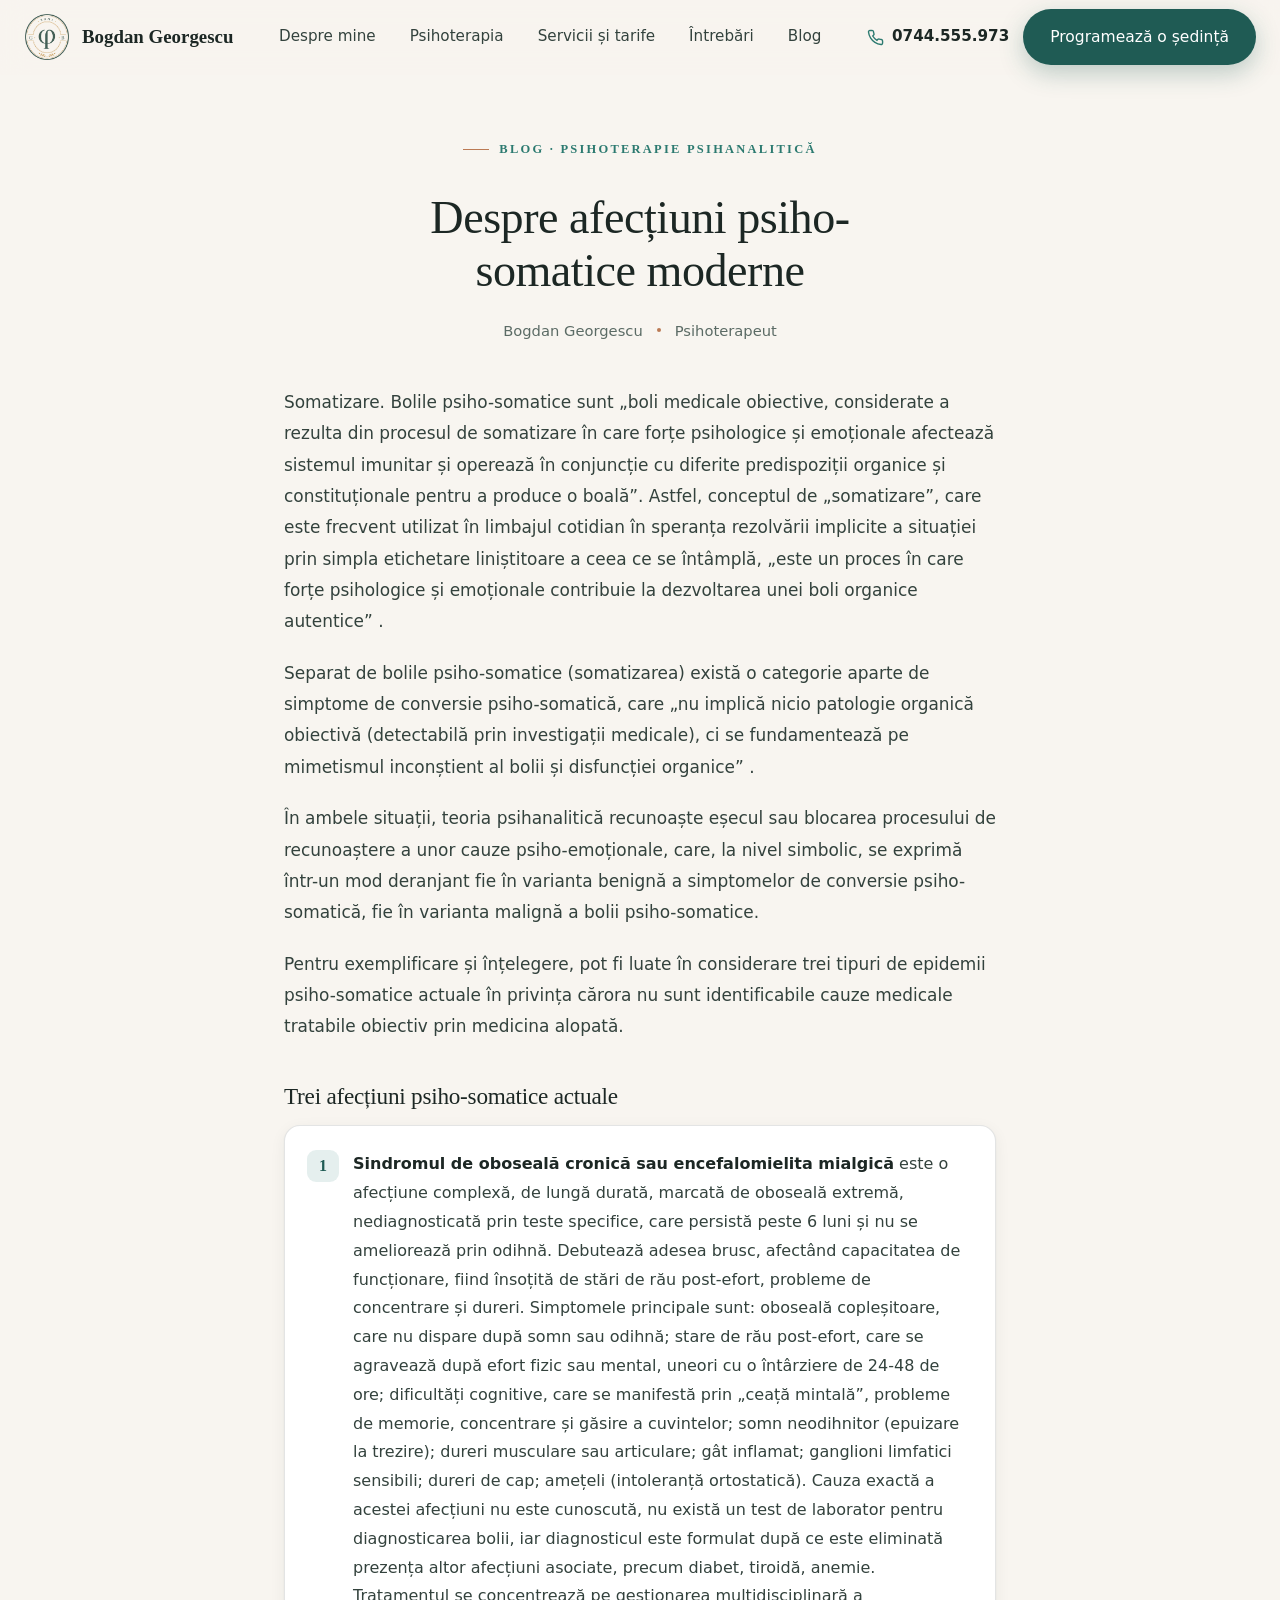
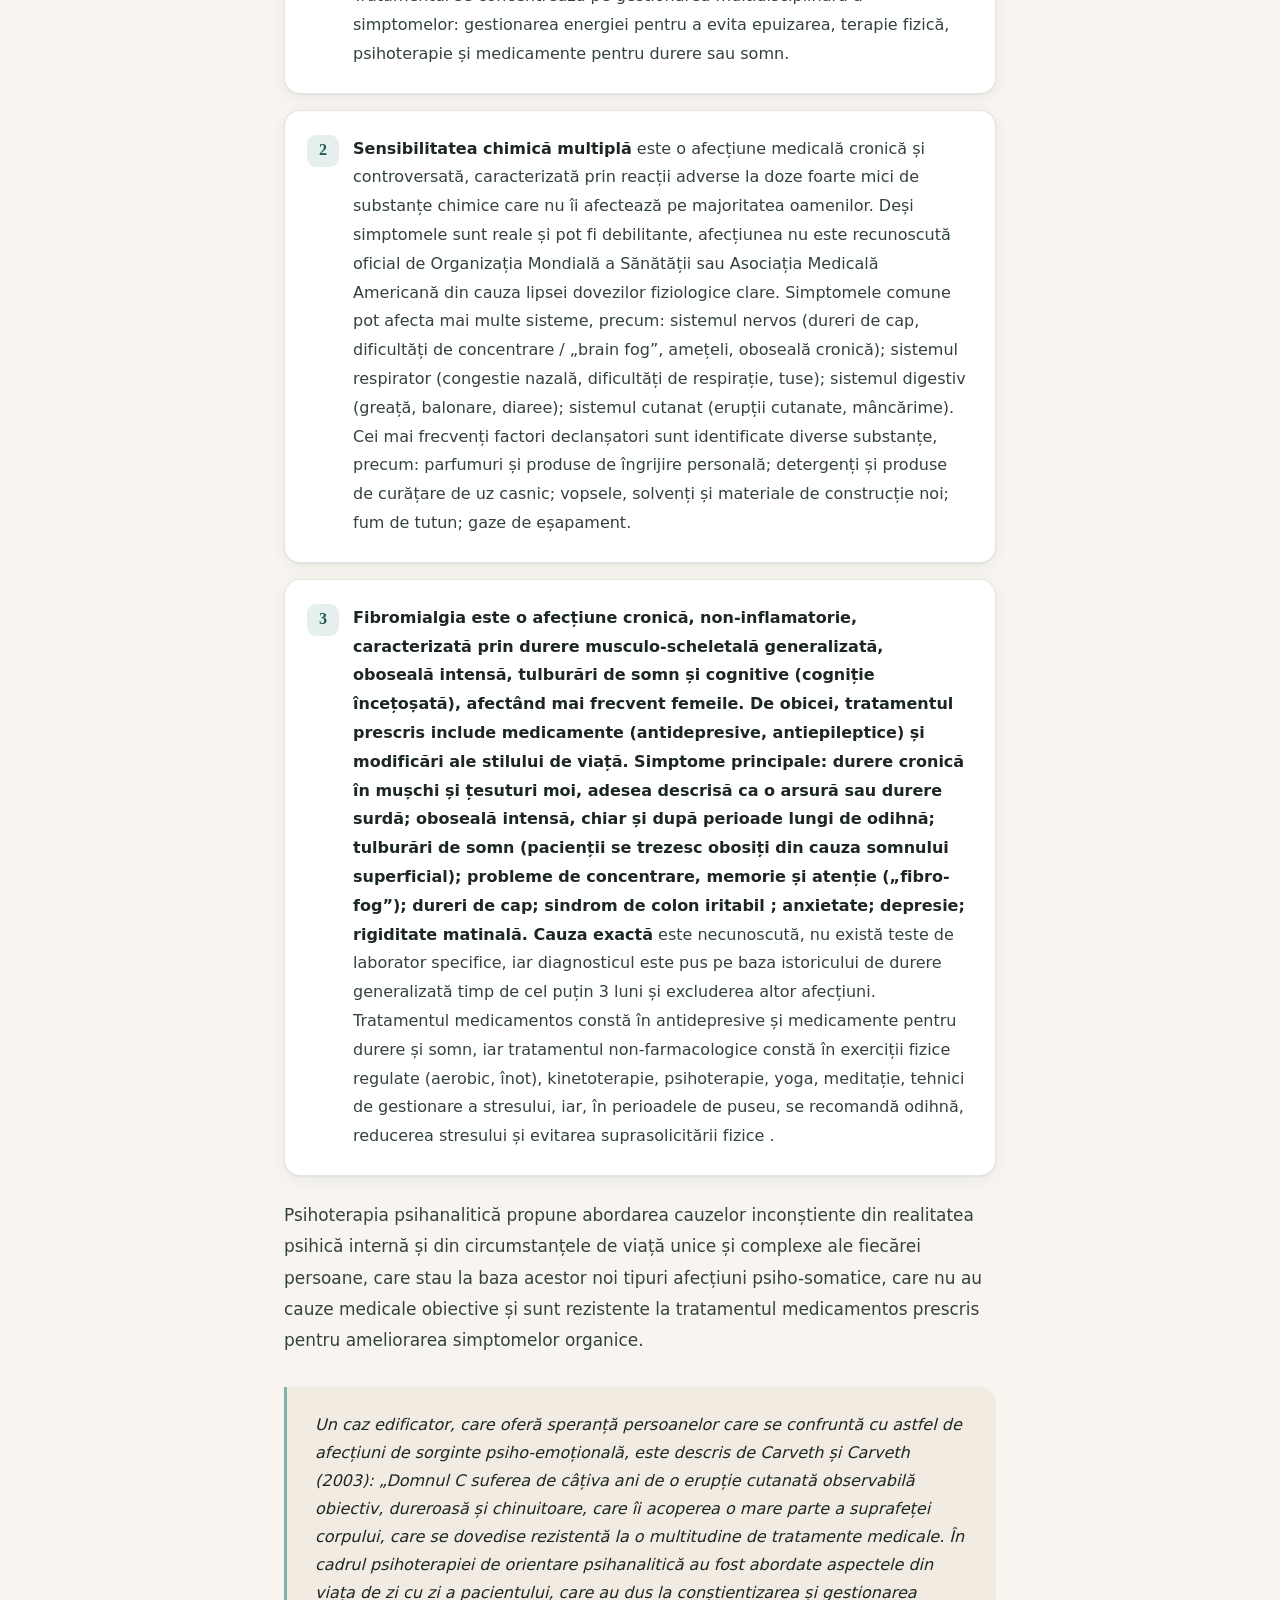
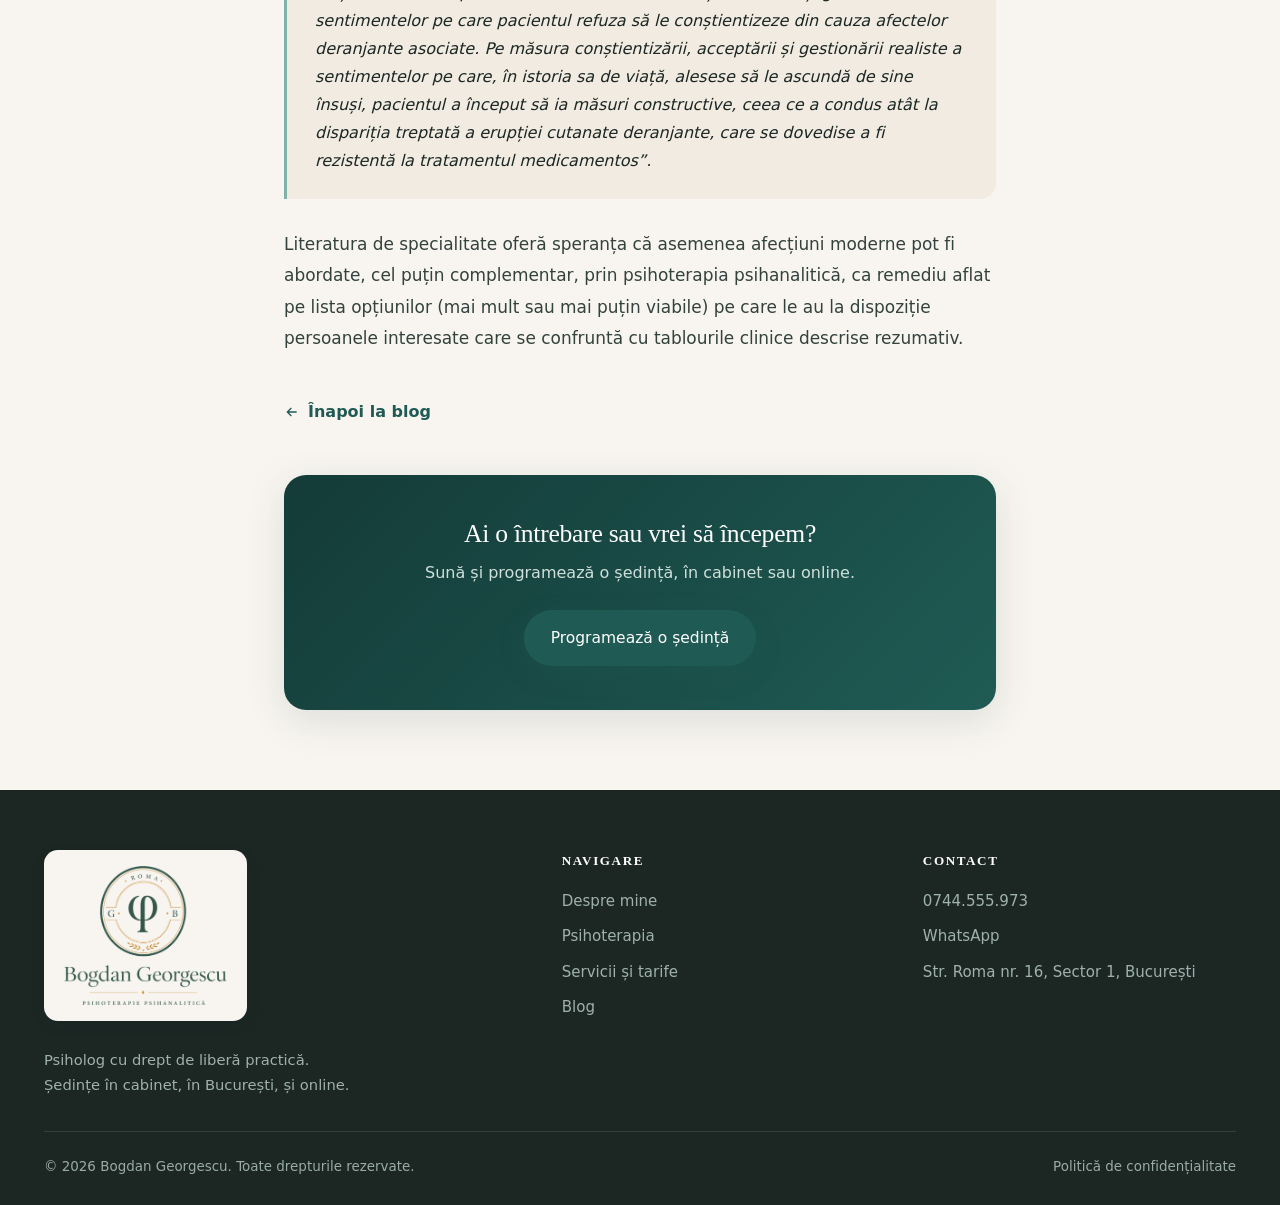
<file: afectiuni-psiho-somatice-moderne.html>
<!DOCTYPE html>
<html lang="ro">
<head>
<meta charset="UTF-8">
<meta name="viewport" content="width=device-width, initial-scale=1.0">
<meta name="robots" content="noindex, nofollow">
<title>Despre afecțiuni psiho-somatice moderne · Bogdan Georgescu</title>
<meta name="description" content="Somatizare, simptome de conversie și trei afecțiuni psiho-somatice actuale (oboseală cronică, sensibilitate chimică multiplă, fibromialgie), abordate prin psihoterapie psihanalitică.">
<link rel="icon" type="image/png" href="images/logo-mark.png">
<link rel="stylesheet" href="fonts.css">
<link rel="stylesheet" href="styles.css">

<link rel="canonical" href="https://frincu13.github.io/cabinet-bogdan-georgescu/afectiuni-psiho-somatice-moderne.html">
<meta name="author" content="Bogdan Georgescu">
<meta property="og:type" content="article">
<meta property="og:url" content="https://frincu13.github.io/cabinet-bogdan-georgescu/afectiuni-psiho-somatice-moderne.html">
<meta property="og:title" content="Despre afecțiuni psiho-somatice moderne">
<meta property="og:image" content="https://frincu13.github.io/cabinet-bogdan-georgescu/images/logo-full.png">
<script type="application/ld+json">
{
 "@context": "https://schema.org",
 "@type": "BlogPosting",
 "headline": "Despre afecțiuni psiho-somatice moderne",
 "description": "Somatizare, simptome de conversie și trei afecțiuni psiho-somatice actuale, abordate prin psihoterapie psihanalitică.",
 "inLanguage": "ro-RO",
 "datePublished": "2026-07-02",
 "dateModified": "2026-07-02",
 "author": {
  "@type": "Person",
  "name": "Bogdan Georgescu",
  "@id": "https://frincu13.github.io/cabinet-bogdan-georgescu/#persoana"
 },
 "publisher": {
  "@id": "https://frincu13.github.io/cabinet-bogdan-georgescu/#cabinet"
 },
 "image": "https://frincu13.github.io/cabinet-bogdan-georgescu/images/logo-full.png",
 "mainEntityOfPage": {
  "@type": "WebPage",
  "@id": "https://frincu13.github.io/cabinet-bogdan-georgescu/afectiuni-psiho-somatice-moderne.html"
 },
 "about": [
  "psihoterapie psihanalitică",
  "afecțiuni psiho-somatice",
  "somatizare",
  "fibromialgie",
  "oboseală cronică"
 ]
}
</script>
</head>
<body>
<a href="#continut" class="skip">Sari la conținut</a>
<div class="progress" id="progress"></div>

<header class="nav" id="nav">
  <div class="wrap nav-inner">
    <a href="index.html" class="brand">
      <img src="images/logo-mark.png" alt="" class="logo-mark">
      <span>Bogdan&nbsp;Georgescu</span>
    </a>
    <nav class="nav-links" id="navlinks">
      <a href="index.html#despre">Despre mine</a>
      <a href="index.html#psihoterapia">Psihoterapia</a>
      <a href="index.html#servicii">Servicii și tarife</a>
      <a href="index.html#faq">Întrebări</a>
      <a href="index.html#blog">Blog</a>
    </nav>
    <div class="nav-cta">
      <span class="nav-phone"><svg width="17" height="17" viewBox="0 0 24 24" fill="none" stroke="currentColor" stroke-width="2"><path d="M22 16.92v3a2 2 0 0 1-2.18 2 19.79 19.79 0 0 1-8.63-3.07 19.5 19.5 0 0 1-6-6 19.79 19.79 0 0 1-3.07-8.67A2 2 0 0 1 4.11 2h3a2 2 0 0 1 2 1.72c.13.96.36 1.9.7 2.81a2 2 0 0 1-.45 2.11L8.09 9.91a16 16 0 0 0 6 6l1.27-1.27a2 2 0 0 1 2.11-.45c.91.34 1.85.57 2.81.7A2 2 0 0 1 22 16.92z"/></svg> 0744.555.973</span>
      <a href="index.html#contact" class="btn btn-primary">Programează o ședință</a>
      <button class="burger" id="burger" aria-label="Deschide meniul" aria-expanded="false" aria-controls="navlinks"><span></span><span></span><span></span></button>
    </div>
  </div>
</header>

<main class="article-wrap" id="continut">
  <header class="article-head">
    <span class="eyebrow">Blog · Psihoterapie psihanalitică</span>
    <h1>Despre afecțiuni psiho-somatice moderne</h1>
    <div class="article-meta"><span>Bogdan Georgescu</span><span class="dot"></span><span>Psihoterapeut</span></div>
  </header>

  <article class="article-body">
      <p>Somatizare. Bolile psiho-somatice sunt „boli medicale obiective, considerate a rezulta din procesul de somatizare în care forțe psihologice și emoționale afectează sistemul imunitar și operează în conjuncție cu diferite predispoziții organice și constituționale pentru a produce o boală”. Astfel, conceptul de „somatizare”, care este frecvent utilizat în limbajul cotidian în speranța rezolvării implicite a situației prin simpla etichetare liniștitoare a ceea ce se întâmplă, „este un proces în care forțe psihologice și emoționale contribuie la dezvoltarea unei boli organice autentice” .</p>
      <p>Separat de bolile psiho-somatice (somatizarea) există o categorie aparte de simptome de conversie psiho-somatică, care „nu implică nicio patologie organică obiectivă (detectabilă prin investigații medicale), ci se fundamentează pe mimetismul inconștient al bolii și disfuncției organice” .</p>
      <p>În ambele situații, teoria psihanalitică recunoaște eșecul sau blocarea procesului de recunoaștere a unor cauze psiho-emoționale, care, la nivel simbolic, se exprimă într-un mod deranjant fie în varianta benignă a simptomelor de conversie psiho-somatică, fie în varianta malignă a bolii psiho-somatice.</p>
      <p>Pentru exemplificare și înțelegere, pot fi luate în considerare trei tipuri de epidemii psiho-somatice actuale în privința cărora nu sunt identificabile cauze medicale tratabile obiectiv prin medicina alopată.</p>
      <h3>Trei afecțiuni psiho-somatice actuale</h3>
      <ol>
      <li><strong>Sindromul de oboseală cronică sau encefalomielita mialgică</strong> este o afecțiune complexă, de lungă durată, marcată de oboseală extremă, nediagnosticată prin teste specifice, care persistă peste 6 luni și nu se ameliorează prin odihnă. Debutează adesea brusc, afectând capacitatea de funcționare, fiind însoțită de stări de rău post-efort, probleme de concentrare și dureri. Simptomele principale sunt: oboseală copleșitoare, care nu dispare după somn sau odihnă; stare de rău post-efort, care se agravează  după efort fizic sau mental, uneori cu o întârziere de 24-48 de ore; dificultăți cognitive, care se manifestă prin „ceață mintală”, probleme de memorie, concentrare și găsire a cuvintelor; somn neodihnitor (epuizare la trezire); dureri musculare sau articulare; gât inflamat; ganglioni limfatici sensibili; dureri de cap; amețeli (intoleranță ortostatică). Cauza exactă a acestei afecțiuni nu este cunoscută, nu există un test de laborator pentru diagnosticarea bolii, iar diagnosticul este formulat după ce este eliminată prezența altor afecțiuni asociate, precum diabet, tiroidă, anemie. Tratamentul se concentrează pe gestionarea multidisciplinară a simptomelor: gestionarea energiei pentru a evita epuizarea, terapie fizică, psihoterapie și medicamente pentru durere sau somn.</li>
      <li><strong>Sensibilitatea chimică multiplă</strong> este o afecțiune medicală cronică și controversată, caracterizată prin reacții adverse la doze foarte mici de substanțe chimice care nu îi afectează pe majoritatea oamenilor. Deși simptomele sunt reale și pot fi debilitante, afecțiunea nu este recunoscută oficial de Organizația Mondială a Sănătății sau Asociația Medicală Americană din cauza lipsei dovezilor fiziologice clare. Simptomele comune pot afecta mai multe sisteme, precum: sistemul nervos (dureri de cap, dificultăți de concentrare / „brain fog”, amețeli, oboseală cronică); sistemul respirator (congestie nazală, dificultăți de respirație, tuse); sistemul digestiv (greață, balonare, diaree); sistemul cutanat (erupții cutanate, mâncărime). Cei mai frecvenți factori declanșatori sunt identificate diverse substanțe, precum: parfumuri și produse de îngrijire personală; detergenți și produse de curățare de uz casnic; vopsele, solvenți și materiale de construcție noi; fum de tutun; gaze de eșapament.</li>
      <li><strong>Fibromialgia este o afecțiune cronică, non-inflamatorie, caracterizată prin durere musculo-scheletală generalizată, oboseală intensă, tulburări de somn și cognitive (cogniție încețoșată), afectând mai frecvent femeile. De obicei, tratamentul prescris include medicamente (antidepresive, antiepileptice) și modificări ale stilului de viață. Simptome principale: durere cronică în mușchi și țesuturi moi, adesea descrisă ca o arsură sau durere surdă;  oboseală intensă, chiar și după perioade lungi de odihnă; tulburări de somn (pacienții se trezesc obosiți din cauza somnului superficial); probleme de concentrare, memorie și atenție („fibro-fog”); dureri de cap; sindrom de colon iritabil ; anxietate; depresie; rigiditate matinală. Cauza exactă</strong> este necunoscută, nu există teste de laborator specifice, iar diagnosticul este pus pe baza istoricului de durere generalizată timp de cel puțin 3 luni și excluderea altor afecțiuni. Tratamentul medicamentos constă în antidepresive și medicamente pentru durere și somn, iar tratamentul non-farmacologice constă în exerciții fizice regulate (aerobic, înot), kinetoterapie, psihoterapie, yoga, meditație, tehnici de gestionare a stresului, iar, în perioadele de puseu, se recomandă odihnă, reducerea stresului și evitarea suprasolicitării fizice .</li>
      </ol>
      <p>Psihoterapia psihanalitică propune abordarea cauzelor inconștiente din realitatea psihică internă și din circumstanțele de viață unice și complexe ale fiecărei persoane, care stau la baza acestor noi tipuri afecțiuni psiho-somatice, care nu au cauze medicale obiective și sunt rezistente la tratamentul medicamentos prescris pentru ameliorarea simptomelor organice.</p>
      <blockquote>Un caz edificator, care oferă speranță persoanelor care se confruntă cu astfel de afecțiuni de sorginte psiho-emoțională, este descris de Carveth și Carveth (2003): „Domnul C suferea de câțiva ani de o erupție cutanată observabilă obiectiv, dureroasă și chinuitoare, care îi acoperea o mare parte a suprafeței corpului, care se dovedise rezistentă la o multitudine de tratamente medicale. În cadrul psihoterapiei de orientare psihanalitică au fost abordate aspectele din viața de zi cu zi a pacientului, care au dus la conștientizarea și gestionarea sentimentelor pe care pacientul refuza să le conștientizeze din cauza afectelor deranjante asociate. Pe măsura conștientizării, acceptării și gestionării realiste a sentimentelor pe care, în istoria sa de viață, alesese să le ascundă de sine însuși, pacientul a început să ia măsuri constructive, ceea ce a condus atât la dispariția treptată a erupției cutanate deranjante, care se dovedise a fi rezistentă la tratamentul medicamentos”.</blockquote>
      <p>Literatura de specialitate oferă speranța că asemenea afecțiuni moderne pot fi abordate, cel  puțin complementar, prin psihoterapia psihanalitică, ca remediu aflat pe lista opțiunilor (mai mult sau mai puțin viabile) pe care le au la dispoziție persoanele interesate care se confruntă cu tablourile clinice descrise rezumativ.</p>
  </article>

  <a href="index.html#blog" class="article-back"><svg width="16" height="16" viewBox="0 0 24 24" fill="none" stroke="currentColor" stroke-width="2"><path d="M19 12H5M11 6l-6 6 6 6"/></svg> Înapoi la blog</a>

  <div class="article-cta">
    <h3>Ai o întrebare sau vrei să începem?</h3>
    <p>Sună și programează o ședință, în cabinet sau online.</p>
    <a href="index.html#contact" class="btn btn-primary">Programează o ședință</a>
  </div>
</main>

<footer class="ft">
  <div class="wrap">
    <div class="ft-top">
      <div class="ft-brand">
        <a href="index.html" class="ft-logo-card"><img src="images/logo-full.png" alt="Bogdan Georgescu · Psihoterapie psihanalitică"></a>
        <p class="ft-desc">Psiholog cu drept de liberă practică. Ședințe în cabinet, în București, și online.</p>
      </div>
      <div class="ft-col">
        <h5>Navigare</h5>
        <a href="index.html#despre">Despre mine</a>
        <a href="index.html#psihoterapia">Psihoterapia</a>
        <a href="index.html#servicii">Servicii și tarife</a>
        <a href="index.html#blog">Blog</a>
      </div>
      <div class="ft-col">
        <h5>Contact</h5>
        <a href="tel:0744555973">0744.555.973</a>
        <a href="https://wa.me/40744555973" target="_blank" rel="noopener">WhatsApp</a>
        <a href="index.html#contact">Str. Roma nr. 16, Sector 1, București</a>
      </div>
    </div>
    <div class="ft-bottom">
      <span>&copy; <span id="year"></span> Bogdan Georgescu. Toate drepturile rezervate.</span>
      <span><a href="nota-confidentialitate.html">Politică de confidențialitate</a></span>
    </div>
  </div>
</footer>

<div class="mobile-bar">
  <a href="tel:0744555973" class="btn btn-ghost btn-call" aria-label="Sună la 0744 555 973">
    <svg width="20" height="20" viewBox="0 0 24 24" fill="none" stroke="currentColor" stroke-width="2"><path d="M22 16.92v3a2 2 0 0 1-2.18 2 19.79 19.79 0 0 1-8.63-3.07 19.5 19.5 0 0 1-6-6 19.79 19.79 0 0 1-3.07-8.67A2 2 0 0 1 4.11 2h3a2 2 0 0 1 2 1.72c.13.96.36 1.9.7 2.81a2 2 0 0 1-.45 2.11L8.09 9.91a16 16 0 0 0 6 6l1.27-1.27a2 2 0 0 1 2.11-.45c.91.34 1.85.57 2.81.7A2 2 0 0 1 22 16.92z"/></svg>
  </a>
  <a href="index.html#contact" class="btn btn-primary">Programează o ședință</a>
</div>

<!-- GoatCounter (statistici anonime, fara cookies). ACTIVARE: inlocuieste CODUL-TAU cu subdomeniul contului si scoate liniile de comentariu.
<script data-goatcounter="https://CODUL-TAU.goatcounter.com/count" async src="//gc.zgo.at/count.js"></script>
-->
<script>
document.getElementById('year').textContent = new Date().getFullYear();
const nav=document.getElementById('nav'), prog=document.getElementById('progress');
addEventListener('scroll',()=>{nav.classList.toggle('scrolled',scrollY>10);const h=document.documentElement.scrollHeight-innerHeight;prog.style.width=(h>0?scrollY/h*100:0)+'%';},{passive:true});
const burger=document.getElementById('burger'), navlinks=document.getElementById('navlinks');
burger.addEventListener('click',()=>{const o=navlinks.classList.toggle('open');burger.setAttribute('aria-expanded',o);});
document.querySelectorAll('svg').forEach(s=>{if(!s.closest('[aria-label]')&&!s.hasAttribute('role'))s.setAttribute('aria-hidden','true');});
</script>
</body>
</html>
</file>
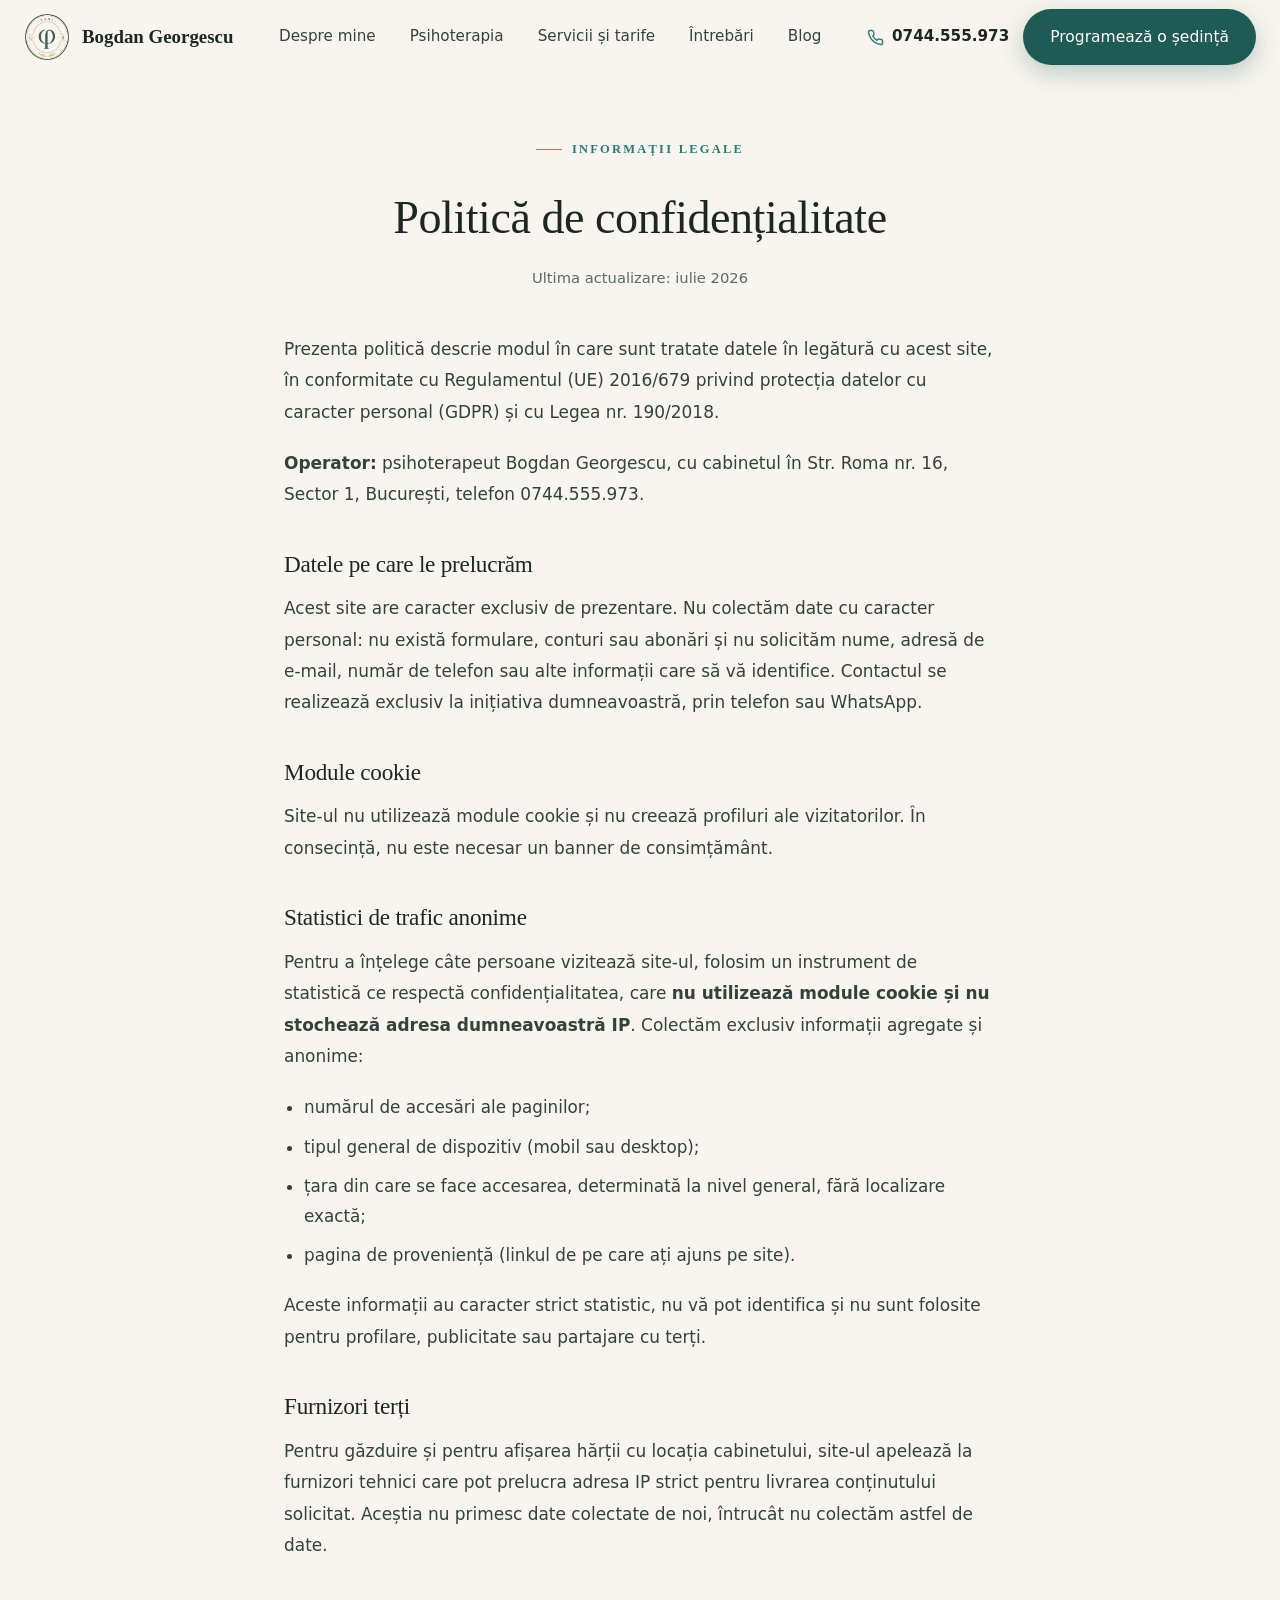
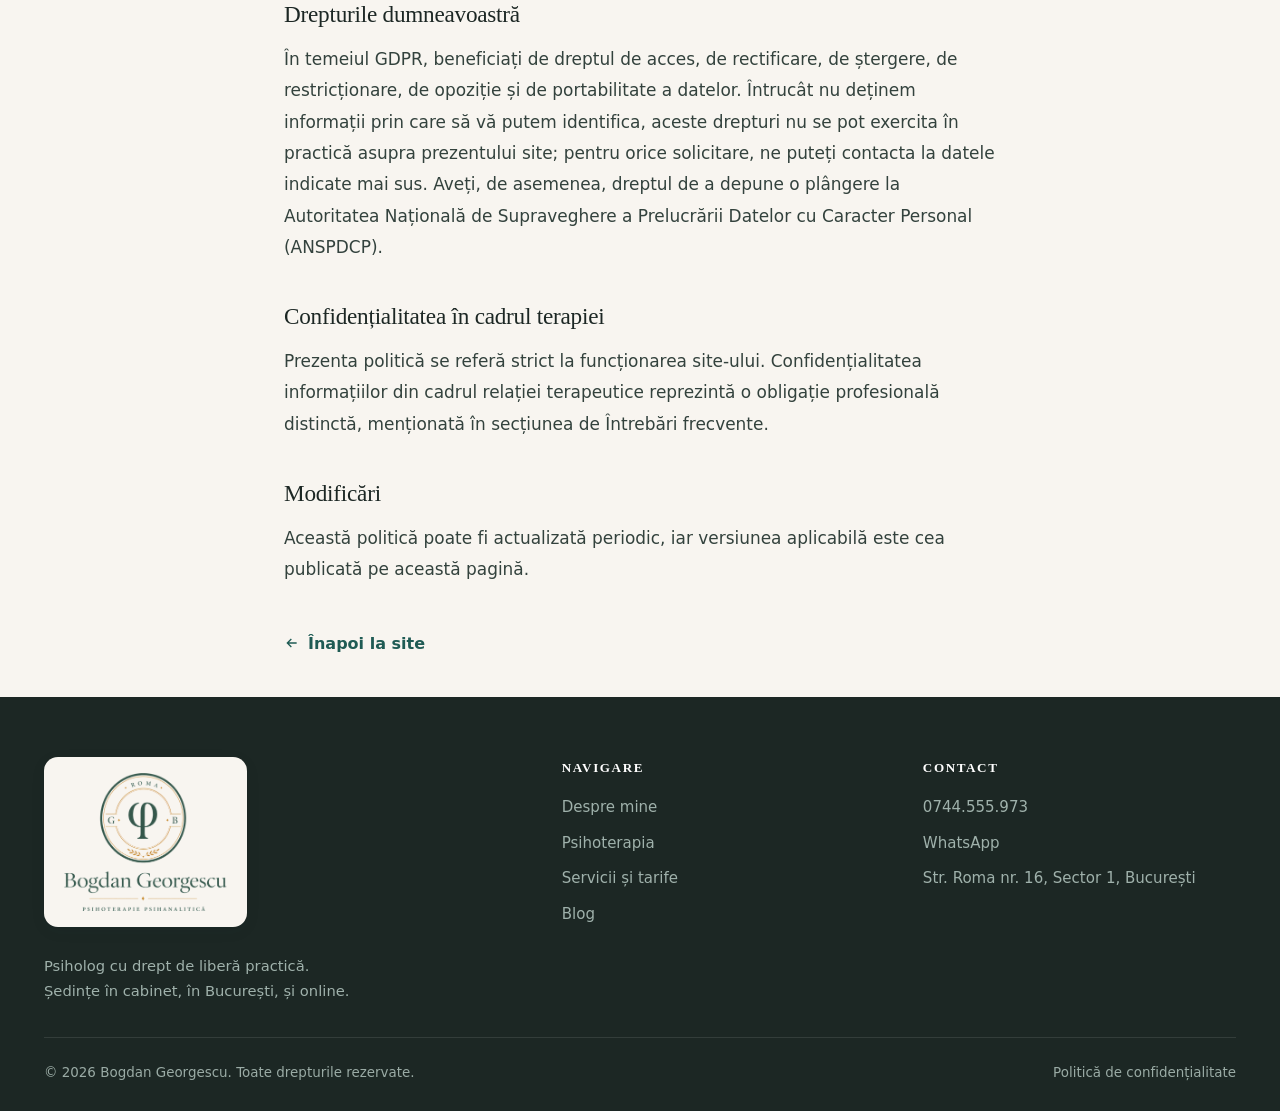
<file: nota-confidentialitate.html>
<!DOCTYPE html>
<html lang="ro">
<head>
<meta charset="UTF-8">
<meta name="viewport" content="width=device-width, initial-scale=1.0">
<meta name="robots" content="noindex, nofollow">
<title>Politică de confidențialitate · Bogdan Georgescu</title>
<meta name="description" content="Cum funcționează acest site din punctul de vedere al datelor: fără cookies, fără colectare de date personale.">
<link rel="icon" type="image/png" href="images/logo-mark.png">
<link rel="stylesheet" href="fonts.css">
<link rel="stylesheet" href="styles.css">

<link rel="canonical" href="https://frincu13.github.io/cabinet-bogdan-georgescu/nota-confidentialitate.html">
<script type="application/ld+json">
{
 "@context": "https://schema.org",
 "@type": "WebPage",
 "name": "Politică de confidențialitate",
 "inLanguage": "ro-RO",
 "url": "https://frincu13.github.io/cabinet-bogdan-georgescu/nota-confidentialitate.html",
 "isPartOf": {
  "@id": "https://frincu13.github.io/cabinet-bogdan-georgescu/#website"
 },
 "publisher": {
  "@id": "https://frincu13.github.io/cabinet-bogdan-georgescu/#cabinet"
 }
}
</script>
</head>
<body>
<a href="#continut" class="skip">Sari la conținut</a>
<div class="progress" id="progress"></div>

<header class="nav" id="nav">
  <div class="wrap nav-inner">
    <a href="index.html" class="brand">
      <img src="images/logo-mark.png" alt="" class="logo-mark">
      <span>Bogdan&nbsp;Georgescu</span>
    </a>
    <nav class="nav-links" id="navlinks">
      <a href="index.html#despre">Despre mine</a>
      <a href="index.html#psihoterapia">Psihoterapia</a>
      <a href="index.html#servicii">Servicii și tarife</a>
      <a href="index.html#faq">Întrebări</a>
      <a href="index.html#blog">Blog</a>
    </nav>
    <div class="nav-cta">
      <span class="nav-phone"><svg width="17" height="17" viewBox="0 0 24 24" fill="none" stroke="currentColor" stroke-width="2"><path d="M22 16.92v3a2 2 0 0 1-2.18 2 19.79 19.79 0 0 1-8.63-3.07 19.5 19.5 0 0 1-6-6 19.79 19.79 0 0 1-3.07-8.67A2 2 0 0 1 4.11 2h3a2 2 0 0 1 2 1.72c.13.96.36 1.9.7 2.81a2 2 0 0 1-.45 2.11L8.09 9.91a16 16 0 0 0 6 6l1.27-1.27a2 2 0 0 1 2.11-.45c.91.34 1.85.57 2.81.7A2 2 0 0 1 22 16.92z"/></svg> 0744.555.973</span>
      <a href="index.html#contact" class="btn btn-primary">Programează o ședință</a>
      <button class="burger" id="burger" aria-label="Deschide meniul" aria-expanded="false" aria-controls="navlinks"><span></span><span></span><span></span></button>
    </div>
  </div>
</header>

<main class="article-wrap" id="continut">
  <header class="article-head">
    <span class="eyebrow">Informații legale</span>
    <h1>Politică de confidențialitate</h1>
    <div class="article-meta"><span>Ultima actualizare: iulie 2026</span></div>
  </header>

  <article class="article-body">
    <p>Prezenta politică descrie modul în care sunt tratate datele în legătură cu acest site, în conformitate cu Regulamentul (UE) 2016/679 privind protecția datelor cu caracter personal (GDPR) și cu Legea nr. 190/2018.</p>
    <p><strong>Operator:</strong> psihoterapeut Bogdan Georgescu, cu cabinetul în Str. Roma nr. 16, Sector 1, București, telefon 0744.555.973.</p>

    <h3>Datele pe care le prelucrăm</h3>
    <p>Acest site are caracter exclusiv de prezentare. Nu colectăm date cu caracter personal: nu există formulare, conturi sau abonări și nu solicităm nume, adresă de e-mail, număr de telefon sau alte informații care să vă identifice. Contactul se realizează exclusiv la inițiativa dumneavoastră, prin telefon sau WhatsApp.</p>

    <h3>Module cookie</h3>
    <p>Site-ul nu utilizează module cookie și nu creează profiluri ale vizitatorilor. În consecință, nu este necesar un banner de consimțământ.</p>

    <h3>Statistici de trafic anonime</h3>
    <p>Pentru a înțelege câte persoane vizitează site-ul, folosim un instrument de statistică ce respectă confidențialitatea, care <strong>nu utilizează module cookie și nu stochează adresa dumneavoastră IP</strong>. Colectăm exclusiv informații agregate și anonime:</p>
    <ul>
      <li>numărul de accesări ale paginilor;</li>
      <li>tipul general de dispozitiv (mobil sau desktop);</li>
      <li>țara din care se face accesarea, determinată la nivel general, fără localizare exactă;</li>
      <li>pagina de proveniență (linkul de pe care ați ajuns pe site).</li>
    </ul>
    <p>Aceste informații au caracter strict statistic, nu vă pot identifica și nu sunt folosite pentru profilare, publicitate sau partajare cu terți.</p>

    <h3>Furnizori terți</h3>
    <p>Pentru găzduire și pentru afișarea hărții cu locația cabinetului, site-ul apelează la furnizori tehnici care pot prelucra adresa IP strict pentru livrarea conținutului solicitat. Aceștia nu primesc date colectate de noi, întrucât nu colectăm astfel de date.</p>

    <h3>Drepturile dumneavoastră</h3>
    <p>În temeiul GDPR, beneficiați de dreptul de acces, de rectificare, de ștergere, de restricționare, de opoziție și de portabilitate a datelor. Întrucât nu deținem informații prin care să vă putem identifica, aceste drepturi nu se pot exercita în practică asupra prezentului site; pentru orice solicitare, ne puteți contacta la datele indicate mai sus. Aveți, de asemenea, dreptul de a depune o plângere la Autoritatea Națională de Supraveghere a Prelucrării Datelor cu Caracter Personal (ANSPDCP).</p>

    <h3>Confidențialitatea în cadrul terapiei</h3>
    <p>Prezenta politică se referă strict la funcționarea site-ului. Confidențialitatea informațiilor din cadrul relației terapeutice reprezintă o obligație profesională distinctă, menționată în secțiunea de Întrebări frecvente.</p>

    <h3>Modificări</h3>
    <p>Această politică poate fi actualizată periodic, iar versiunea aplicabilă este cea publicată pe această pagină.</p>
  </article>

  <a href="index.html" class="article-back"><svg width="16" height="16" viewBox="0 0 24 24" fill="none" stroke="currentColor" stroke-width="2"><path d="M19 12H5M11 6l-6 6 6 6"/></svg> Înapoi la site</a>
</main>

<footer class="ft">
  <div class="wrap">
    <div class="ft-top">
      <div class="ft-brand">
        <a href="index.html" class="ft-logo-card"><img src="images/logo-full.png" alt="Bogdan Georgescu · Psihoterapie psihanalitică"></a>
        <p class="ft-desc">Psiholog cu drept de liberă practică. Ședințe în cabinet, în București, și online.</p>
      </div>
      <div class="ft-col">
        <h5>Navigare</h5>
        <a href="index.html#despre">Despre mine</a>
        <a href="index.html#psihoterapia">Psihoterapia</a>
        <a href="index.html#servicii">Servicii și tarife</a>
        <a href="index.html#blog">Blog</a>
      </div>
      <div class="ft-col">
        <h5>Contact</h5>
        <a href="tel:0744555973">0744.555.973</a>
        <a href="https://wa.me/40744555973" target="_blank" rel="noopener">WhatsApp</a>
        <a href="index.html#contact">Str. Roma nr. 16, Sector 1, București</a>
      </div>
    </div>
    <div class="ft-bottom">
      <span>© <span id="year"></span> Bogdan Georgescu. Toate drepturile rezervate.</span>
      <span><a href="nota-confidentialitate.html">Politică de confidențialitate</a></span>
    </div>
  </div>
</footer>

<div class="mobile-bar">
  <a href="tel:0744555973" class="btn btn-ghost btn-call" aria-label="Sună la 0744 555 973">
    <svg width="20" height="20" viewBox="0 0 24 24" fill="none" stroke="currentColor" stroke-width="2"><path d="M22 16.92v3a2 2 0 0 1-2.18 2 19.79 19.79 0 0 1-8.63-3.07 19.5 19.5 0 0 1-6-6 19.79 19.79 0 0 1-3.07-8.67A2 2 0 0 1 4.11 2h3a2 2 0 0 1 2 1.72c.13.96.36 1.9.7 2.81a2 2 0 0 1-.45 2.11L8.09 9.91a16 16 0 0 0 6 6l1.27-1.27a2 2 0 0 1 2.11-.45c.91.34 1.85.57 2.81.7A2 2 0 0 1 22 16.92z"/></svg>
  </a>
  <a href="index.html#contact" class="btn btn-primary">Programează o ședință</a>
</div>

<!-- GoatCounter (statistici anonime, fara cookies). ACTIVARE: inlocuieste CODUL-TAU cu subdomeniul contului si scoate liniile de comentariu.
<script data-goatcounter="https://CODUL-TAU.goatcounter.com/count" async src="//gc.zgo.at/count.js"></script>
-->
<script>
document.getElementById('year').textContent = new Date().getFullYear();
const nav=document.getElementById('nav'), prog=document.getElementById('progress');
addEventListener('scroll',()=>{nav.classList.toggle('scrolled',scrollY>10);const h=document.documentElement.scrollHeight-innerHeight;prog.style.width=(h>0?scrollY/h*100:0)+'%';},{passive:true});
const burger=document.getElementById('burger'), navlinks=document.getElementById('navlinks');
burger.addEventListener('click',()=>{const o=navlinks.classList.toggle('open');burger.setAttribute('aria-expanded',o);});
document.querySelectorAll('svg').forEach(s=>{if(!s.closest('[aria-label]')&&!s.hasAttribute('role'))s.setAttribute('aria-hidden','true');});
</script>
</body>
</html>
</file>
<file: fonts.css>
/* Fraunces 400 normal latin-ext */
@font-face {
  font-family: 'Fraunces';
  font-style: normal;
  font-weight: 400;
  font-display: swap;
  src: url(fonts/fraunces-normal-400-latin-ext.woff2) format('woff2') format('woff2');
  unicode-range: U+0100-02BA, U+02BD-02C5, U+02C7-02CC, U+02CE-02D7, U+02DD-02FF, U+0304, U+0308, U+0329, U+1D00-1DBF, U+1E00-1E9F, U+1EF2-1EFF, U+2020, U+20A0-20AB, U+20AD-20C0, U+2113, U+2C60-2C7F, U+A720-A7FF;
}
/* Fraunces 400 normal latin */
@font-face {
  font-family: 'Fraunces';
  font-style: normal;
  font-weight: 400;
  font-display: swap;
  src: url(fonts/fraunces-normal-400-latin.woff2) format('woff2') format('woff2');
  unicode-range: U+0000-00FF, U+0131, U+0152-0153, U+02BB-02BC, U+02C6, U+02DA, U+02DC, U+0304, U+0308, U+0329, U+2000-206F, U+20AC, U+2122, U+2191, U+2193, U+2212, U+2215, U+FEFF, U+FFFD;
}
/* Fraunces 500 normal latin-ext */
@font-face {
  font-family: 'Fraunces';
  font-style: normal;
  font-weight: 500;
  font-display: swap;
  src: url(fonts/fraunces-normal-500-latin-ext.woff2) format('woff2') format('woff2');
  unicode-range: U+0100-02BA, U+02BD-02C5, U+02C7-02CC, U+02CE-02D7, U+02DD-02FF, U+0304, U+0308, U+0329, U+1D00-1DBF, U+1E00-1E9F, U+1EF2-1EFF, U+2020, U+20A0-20AB, U+20AD-20C0, U+2113, U+2C60-2C7F, U+A720-A7FF;
}
/* Fraunces 500 normal latin */
@font-face {
  font-family: 'Fraunces';
  font-style: normal;
  font-weight: 500;
  font-display: swap;
  src: url(fonts/fraunces-normal-500-latin.woff2) format('woff2') format('woff2');
  unicode-range: U+0000-00FF, U+0131, U+0152-0153, U+02BB-02BC, U+02C6, U+02DA, U+02DC, U+0304, U+0308, U+0329, U+2000-206F, U+20AC, U+2122, U+2191, U+2193, U+2212, U+2215, U+FEFF, U+FFFD;
}
/* Fraunces 600 normal latin-ext */
@font-face {
  font-family: 'Fraunces';
  font-style: normal;
  font-weight: 600;
  font-display: swap;
  src: url(fonts/fraunces-normal-600-latin-ext.woff2) format('woff2') format('woff2');
  unicode-range: U+0100-02BA, U+02BD-02C5, U+02C7-02CC, U+02CE-02D7, U+02DD-02FF, U+0304, U+0308, U+0329, U+1D00-1DBF, U+1E00-1E9F, U+1EF2-1EFF, U+2020, U+20A0-20AB, U+20AD-20C0, U+2113, U+2C60-2C7F, U+A720-A7FF;
}
/* Fraunces 600 normal latin */
@font-face {
  font-family: 'Fraunces';
  font-style: normal;
  font-weight: 600;
  font-display: swap;
  src: url(fonts/fraunces-normal-600-latin.woff2) format('woff2') format('woff2');
  unicode-range: U+0000-00FF, U+0131, U+0152-0153, U+02BB-02BC, U+02C6, U+02DA, U+02DC, U+0304, U+0308, U+0329, U+2000-206F, U+20AC, U+2122, U+2191, U+2193, U+2212, U+2215, U+FEFF, U+FFFD;
}
/* Hanken Grotesk 400 normal latin-ext */
@font-face {
  font-family: 'Hanken Grotesk';
  font-style: normal;
  font-weight: 400;
  font-display: swap;
  src: url(fonts/hankengrotesk-normal-400-latin-ext.woff2) format('woff2') format('woff2');
  unicode-range: U+0100-02BA, U+02BD-02C5, U+02C7-02CC, U+02CE-02D7, U+02DD-02FF, U+0304, U+0308, U+0329, U+1D00-1DBF, U+1E00-1E9F, U+1EF2-1EFF, U+2020, U+20A0-20AB, U+20AD-20C0, U+2113, U+2C60-2C7F, U+A720-A7FF;
}
/* Hanken Grotesk 400 normal latin */
@font-face {
  font-family: 'Hanken Grotesk';
  font-style: normal;
  font-weight: 400;
  font-display: swap;
  src: url(fonts/hankengrotesk-normal-400-latin.woff2) format('woff2') format('woff2');
  unicode-range: U+0000-00FF, U+0131, U+0152-0153, U+02BB-02BC, U+02C6, U+02DA, U+02DC, U+0304, U+0308, U+0329, U+2000-206F, U+20AC, U+2122, U+2191, U+2193, U+2212, U+2215, U+FEFF, U+FFFD;
}
/* Hanken Grotesk 500 normal latin-ext */
@font-face {
  font-family: 'Hanken Grotesk';
  font-style: normal;
  font-weight: 500;
  font-display: swap;
  src: url(fonts/hankengrotesk-normal-500-latin-ext.woff2) format('woff2') format('woff2');
  unicode-range: U+0100-02BA, U+02BD-02C5, U+02C7-02CC, U+02CE-02D7, U+02DD-02FF, U+0304, U+0308, U+0329, U+1D00-1DBF, U+1E00-1E9F, U+1EF2-1EFF, U+2020, U+20A0-20AB, U+20AD-20C0, U+2113, U+2C60-2C7F, U+A720-A7FF;
}
/* Hanken Grotesk 500 normal latin */
@font-face {
  font-family: 'Hanken Grotesk';
  font-style: normal;
  font-weight: 500;
  font-display: swap;
  src: url(fonts/hankengrotesk-normal-500-latin.woff2) format('woff2') format('woff2');
  unicode-range: U+0000-00FF, U+0131, U+0152-0153, U+02BB-02BC, U+02C6, U+02DA, U+02DC, U+0304, U+0308, U+0329, U+2000-206F, U+20AC, U+2122, U+2191, U+2193, U+2212, U+2215, U+FEFF, U+FFFD;
}
/* Hanken Grotesk 600 normal latin-ext */
@font-face {
  font-family: 'Hanken Grotesk';
  font-style: normal;
  font-weight: 600;
  font-display: swap;
  src: url(fonts/hankengrotesk-normal-600-latin-ext.woff2) format('woff2') format('woff2');
  unicode-range: U+0100-02BA, U+02BD-02C5, U+02C7-02CC, U+02CE-02D7, U+02DD-02FF, U+0304, U+0308, U+0329, U+1D00-1DBF, U+1E00-1E9F, U+1EF2-1EFF, U+2020, U+20A0-20AB, U+20AD-20C0, U+2113, U+2C60-2C7F, U+A720-A7FF;
}
/* Hanken Grotesk 600 normal latin */
@font-face {
  font-family: 'Hanken Grotesk';
  font-style: normal;
  font-weight: 600;
  font-display: swap;
  src: url(fonts/hankengrotesk-normal-600-latin.woff2) format('woff2') format('woff2');
  unicode-range: U+0000-00FF, U+0131, U+0152-0153, U+02BB-02BC, U+02C6, U+02DA, U+02DC, U+0304, U+0308, U+0329, U+2000-206F, U+20AC, U+2122, U+2191, U+2193, U+2212, U+2215, U+FEFF, U+FFFD;
}
/* Hanken Grotesk 700 normal latin-ext */
@font-face {
  font-family: 'Hanken Grotesk';
  font-style: normal;
  font-weight: 700;
  font-display: swap;
  src: url(fonts/hankengrotesk-normal-700-latin-ext.woff2) format('woff2') format('woff2');
  unicode-range: U+0100-02BA, U+02BD-02C5, U+02C7-02CC, U+02CE-02D7, U+02DD-02FF, U+0304, U+0308, U+0329, U+1D00-1DBF, U+1E00-1E9F, U+1EF2-1EFF, U+2020, U+20A0-20AB, U+20AD-20C0, U+2113, U+2C60-2C7F, U+A720-A7FF;
}
/* Hanken Grotesk 700 normal latin */
@font-face {
  font-family: 'Hanken Grotesk';
  font-style: normal;
  font-weight: 700;
  font-display: swap;
  src: url(fonts/hankengrotesk-normal-700-latin.woff2) format('woff2') format('woff2');
  unicode-range: U+0000-00FF, U+0131, U+0152-0153, U+02BB-02BC, U+02C6, U+02DA, U+02DC, U+0304, U+0308, U+0329, U+2000-206F, U+20AC, U+2122, U+2191, U+2193, U+2212, U+2215, U+FEFF, U+FFFD;
}
</file>
<file: styles.css>
/* ============ TOKENS ============ */
:root{
  --sand-50:#f8f5f0;
  --sand-100:#f1ebe1;
  --sand-200:#e4d9c8;
  --ink-900:#1c2724;
  --ink-700:#33423d;
  --ink-500:#5b6b65;
  --teal-900:#143b38;
  --teal-700:#1f5b54;
  --teal-500:#2c7a70;
  --teal-300:#7fb3aa;
  --clay-500:#bb7a54;
  --clay-300:#d9a983;
  --white:#ffffff;
  --line:rgba(28,39,36,.12);
  --shadow-sm:0 1px 2px rgba(20,59,56,.06),0 4px 16px rgba(20,59,56,.06);
  --shadow-md:0 10px 40px rgba(20,59,56,.12);
  --r-lg:22px;
  --r-md:16px;
  --r-sm:10px;
  --maxw:1240px;
  --ease:cubic-bezier(.22,.61,.36,1);
  --ease-out:cubic-bezier(.16,1,.3,1);
}

/* ============ BASE ============ */
*{box-sizing:border-box;margin:0;padding:0}
html{scroll-behavior:smooth;scroll-padding-top:90px}
body{
  font-family:'Hanken Grotesk',system-ui,sans-serif;
  color:var(--ink-700);
  background:var(--sand-50);
  line-height:1.7;
  -webkit-font-smoothing:antialiased;
  overflow-x:hidden;
  font-variant-ligatures:none;
}
h1,h2,h3,h4{font-family:'Fraunces',Georgia,serif;color:var(--ink-900);font-weight:500;line-height:1.15;letter-spacing:-.01em}
a{color:inherit;text-decoration:none}
img{max-width:100%;display:block}
a:focus-visible,button:focus-visible,summary:focus-visible{outline:2px solid var(--teal-500);outline-offset:3px;border-radius:5px}
.skip{position:absolute;left:8px;top:-60px;z-index:100;background:var(--teal-900);color:#fff;padding:12px 20px;border-radius:0 0 12px 12px;font-weight:600;transition:top .2s var(--ease)}
.skip:focus{top:0}
.progress{position:fixed;top:0;left:0;height:3px;width:0;background:linear-gradient(90deg,var(--teal-500),var(--clay-500));z-index:60;transition:width .12s linear}
.wrap{max-width:var(--maxw);margin-inline:auto;padding-inline:24px}
.eyebrow{
  font-family:'Hanken Grotesk';font-size:.78rem;font-weight:600;letter-spacing:.18em;
  text-transform:uppercase;color:var(--teal-500);margin-bottom:18px;
  display:inline-flex;align-items:center;gap:10px;
}
.eyebrow::before{content:"";width:26px;height:1.5px;background:var(--clay-500);display:inline-block}

/* ============ BUTTONS ============ */
.btn{
  display:inline-flex;align-items:center;gap:9px;
  font-weight:500;font-size:.97rem;
  padding:14px 26px;border-radius:100px;border:1px solid transparent;
  cursor:pointer;transition:.3s var(--ease);white-space:nowrap;
}
.btn-primary{background:var(--teal-700);color:#fff;box-shadow:0 8px 24px rgba(31,91,84,.28)}
.btn-primary:hover{background:var(--teal-900);transform:translateY(-2px);box-shadow:0 14px 30px rgba(31,91,84,.34)}
.btn-ghost{background:transparent;color:var(--ink-900);border-color:var(--line)}
.btn-ghost:hover{background:var(--white);border-color:var(--teal-300);transform:translateY(-2px)}

/* ============ NAV ============ */
header.nav{
  position:sticky;top:0;z-index:50;
  background:rgba(248,245,240,.82);
  backdrop-filter:saturate(140%) blur(14px);
  border-bottom:1px solid transparent;
  transition:.3s var(--ease);
}
header.nav.scrolled{border-bottom-color:var(--line);box-shadow:0 4px 20px rgba(20,59,56,.05)}
.nav-inner{display:flex;align-items:center;justify-content:space-between;height:74px;max-width:1440px}
.brand{display:flex;align-items:center;gap:12px;font-family:'Fraunces';font-size:1.18rem;color:var(--ink-900);font-weight:600}
.brand .mark{
  width:40px;height:40px;border-radius:50%;flex:0 0 40px;
  background:linear-gradient(140deg,var(--teal-500),var(--teal-900));
  display:grid;place-items:center;color:#fff;font-size:1.05rem;
  box-shadow:inset 0 0 0 1.5px rgba(255,255,255,.25);
}
.nav-links{display:flex;align-items:center;gap:6px}
.nav-links a{
  font-size:.95rem;font-weight:500;color:var(--ink-700);
  padding:9px 14px;border-radius:100px;transition:.2s;white-space:nowrap;
}
.nav-links a:hover{color:var(--teal-700);background:rgba(44,122,112,.08)}
.nav-cta{display:flex;align-items:center;gap:14px}
.nav-phone{display:flex;align-items:center;gap:8px;font-weight:600;color:var(--ink-900);font-size:.95rem}
.nav-phone svg{color:var(--teal-500)}
.burger{display:none;background:none;border:1px solid var(--line);border-radius:10px;width:44px;height:44px;cursor:pointer;flex-direction:column;gap:4px;align-items:center;justify-content:center}
.burger span{width:18px;height:2px;background:var(--ink-900);border-radius:2px;transition:.3s}

/* ============ HERO ============ */
.hero{position:relative;padding:24px 0 40px;overflow:hidden;min-height:calc(100svh - 74px);display:flex;align-items:center}
.hero::before{
  content:"";position:absolute;inset:0;z-index:0;
  background:
    radial-gradient(60% 80% at 85% 10%,rgba(127,179,170,.22),transparent 60%),
    radial-gradient(50% 70% at 5% 90%,rgba(217,169,131,.18),transparent 60%);
}
.hero-grid{position:relative;z-index:1;display:grid;grid-template-columns:1.05fr .95fr;gap:60px;align-items:center}
.hero h1{font-size:clamp(2.2rem,4.4vw,3.4rem);margin:4px 0 16px}
.hero h1 em{font-style:italic;color:var(--teal-700)}
.hero .hero-desc{font-size:1.06rem;color:var(--ink-700);font-weight:500;margin:0 0 16px;max-width:36ch}
.hero .lead{font-size:1.12rem;color:var(--ink-500);max-width:32ch;margin-bottom:26px}
.hero-actions{display:flex;gap:14px;flex-wrap:wrap}
.hero-meta{display:flex;gap:28px;margin-top:26px;flex-wrap:wrap}
.hero-meta .item{display:flex;flex-direction:column}
.hero-meta .k{font-family:'Fraunces';font-size:1.5rem;color:var(--teal-700);font-weight:600}
.hero-meta .v{font-size:.86rem;color:var(--ink-500)}

/* hero portrait */
.portrait{
  position:relative;border-radius:200px 200px var(--r-lg) var(--r-lg);
  overflow:hidden;aspect-ratio:4/5;
  box-shadow:var(--shadow-md);background:var(--sand-200);
}
.portrait .ph{width:100%;height:100%}
.portrait .badge{
  position:absolute;left:18px;bottom:18px;right:18px;
  background:rgba(255,255,255,.9);backdrop-filter:blur(8px);
  border-radius:var(--r-md);padding:14px 18px;
  display:flex;align-items:center;gap:12px;box-shadow:var(--shadow-sm);
}
.portrait .badge .dot{width:10px;height:10px;border-radius:50%;background:#3fbf8f;box-shadow:0 0 0 4px rgba(63,191,143,.2)}
.portrait .badge small{display:block;color:var(--ink-500);font-size:.78rem}
.portrait .badge strong{font-size:.92rem;color:var(--ink-900)}

/* ============ SECTION SHELL ============ */
section.block{padding:96px 0;position:relative}
.section-head{max-width:660px;margin-bottom:54px}
.section-head h2{font-size:clamp(2.1rem,4vw,3.05rem)}
.section-head p.sub{margin-top:16px;color:var(--ink-500);font-size:1.08rem}
.alt{background:var(--sand-100)}
.dark{background:var(--teal-900);color:#cfe0db}
.dark h2,.dark h3,.dark h4{color:#fff}
.dark .eyebrow{color:var(--teal-300)}

/* ============ DESPRE ============ */
.about-grid{display:grid;grid-template-columns:1.15fr .85fr;gap:54px;align-items:start}
.prose p{margin-bottom:20px;color:var(--ink-700)}
.prose p .hl{color:var(--ink-900);font-weight:600}
.pullcard{
  background:var(--white);border:1px solid var(--line);border-radius:var(--r-lg);
  padding:30px;box-shadow:var(--shadow-sm);margin:30px 0;position:relative;
}
.pullcard::before{content:"“";position:absolute;top:6px;left:20px;font-family:'Fraunces';font-size:4.5rem;color:var(--teal-300);opacity:.5;line-height:1}
.pullcard p{font-family:'Fraunces';font-size:1.2rem;font-style:italic;color:var(--ink-900);margin:14px 0 0;line-height:1.5}

.credentials{
  background:var(--white);border:1px solid var(--line);border-radius:var(--r-lg);
  padding:32px;box-shadow:var(--shadow-sm);position:sticky;top:100px;
}
.credentials h3{font-size:1.3rem;margin-bottom:8px}
.credentials .muted{color:var(--ink-500);font-size:.92rem;margin-bottom:22px}
.cred-list{list-style:none;display:flex;flex-direction:column;gap:16px}
.cred-list li{display:flex;gap:14px;align-items:flex-start;font-size:.97rem}
.cred-list .ic{
  flex:0 0 28px;width:28px;height:28px;border-radius:8px;
  background:rgba(44,122,112,.12);color:var(--teal-700);
  display:grid;place-items:center;margin-top:1px;
}
.cred-list .ic svg{width:15px;height:15px}

/* ============ PSIHOTERAPIA (dark journey) ============ */
.journey{display:grid;grid-template-columns:repeat(3,1fr);gap:24px;margin-top:48px}
.jcard{
  background:rgba(255,255,255,.05);border:1px solid rgba(255,255,255,.12);
  border-radius:var(--r-lg);padding:30px;transition:.3s var(--ease);
}
.jcard:hover{transform:translateY(-5px);background:rgba(255,255,255,.08);border-color:var(--teal-300)}
.jcard .num{font-family:'Fraunces';font-size:1rem;color:var(--teal-300);font-weight:600;letter-spacing:.05em}
.jcard .ic{
  width:52px;height:52px;border-radius:14px;margin:14px 0 18px;
  background:linear-gradient(140deg,var(--teal-500),var(--teal-700));
  display:grid;place-items:center;color:#fff;box-shadow:var(--shadow-sm);
}
.jcard h4{font-size:1.25rem;margin-bottom:10px;color:#fff}
.jcard p{color:#bcd2cd;font-size:.96rem;line-height:1.65}
.dark .prose-intro{font-size:1.22rem;max-width:62ch;color:#d8e6e2;font-family:'Fraunces';font-style:italic}

/* ============ SERVICII ============ */
.fact-grid{display:grid;grid-template-columns:repeat(4,1fr);gap:20px;margin-bottom:60px}
.fact{
  background:var(--white);border:1px solid var(--line);border-radius:var(--r-md);
  padding:26px 24px;box-shadow:var(--shadow-sm);transition:.3s var(--ease);
}
.fact:hover{transform:translateY(-4px);box-shadow:var(--shadow-md);border-color:var(--teal-300)}
.fact .ic{
  width:46px;height:46px;border-radius:12px;margin-bottom:16px;
  background:rgba(44,122,112,.1);color:var(--teal-700);display:grid;place-items:center;
}
.fact h4{font-size:1.05rem;margin-bottom:6px}
.fact p{font-size:.9rem;color:var(--ink-500)}
.fact .big{font-family:'Fraunces';font-size:1.6rem;color:var(--teal-700);font-weight:600;line-height:1}
.fact .big span{font-size:.85rem;color:var(--ink-500);font-family:'Hanken Grotesk';font-weight:400}

.diff-wrap{background:var(--white);border:1px solid var(--line);border-radius:var(--r-lg);padding:42px;box-shadow:var(--shadow-sm)}
.diff-wrap > h3{font-size:1.45rem;margin-bottom:10px}
.diff-wrap > .muted{color:var(--ink-500);margin-bottom:30px;max-width:60ch}
.diff-grid{display:grid;grid-template-columns:repeat(2,1fr);gap:14px}
.diff{
  display:flex;gap:14px;align-items:flex-start;padding:18px 20px;
  background:var(--sand-50);border:1px solid var(--line);border-radius:var(--r-md);
  transition:.25s var(--ease);
}
.diff:hover{background:var(--sand-100);border-color:var(--teal-300);transform:translateX(3px)}
.diff .ic{flex:0 0 38px;width:38px;height:38px;border-radius:10px;background:rgba(187,122,84,.12);color:var(--clay-500);display:grid;place-items:center}
.diff .ic svg{width:19px;height:19px}
.diff strong{display:block;color:var(--ink-900);font-size:.98rem;margin-bottom:3px}
.diff span{font-size:.86rem;color:var(--ink-500);line-height:1.5}

/* ============ BLOG ============ */
.blog-grid{display:grid;grid-template-columns:repeat(3,1fr);gap:26px}
.post{
  background:var(--white);border:1px solid var(--line);border-radius:var(--r-lg);
  overflow:hidden;box-shadow:var(--shadow-sm);transition:.3s var(--ease);
  display:flex;flex-direction:column;
}
.post:hover{transform:translateY(-6px);box-shadow:var(--shadow-md)}
.post .thumb{aspect-ratio:16/10;background:var(--sand-200);position:relative;overflow:hidden}
.post .thumb .ph{width:100%;height:100%}
.post .tag{
  position:absolute;top:14px;left:14px;background:rgba(255,255,255,.92);
  font-size:.72rem;font-weight:600;letter-spacing:.04em;color:var(--teal-700);
  padding:6px 12px;border-radius:100px;text-transform:uppercase;
}
.post .body{padding:24px 24px 26px;display:flex;flex-direction:column;flex:1}
.post .date{font-size:.8rem;color:var(--ink-500);margin-bottom:10px}
.post h4{font-size:1.18rem;margin-bottom:10px;line-height:1.3}
.post p{font-size:.92rem;color:var(--ink-500);margin-bottom:18px;flex:1}
.post .more{font-weight:600;font-size:.9rem;color:var(--teal-700);display:inline-flex;align-items:center;gap:7px;transition:gap .25s}
.post:hover .more{gap:12px}

/* ============ CTA / CONTACT ============ */
.contact{padding:92px 0 96px}
.contact-card{
  position:relative;overflow:hidden;border-radius:var(--r-lg);
  background:linear-gradient(135deg,var(--teal-900),var(--teal-700));
  color:#fff;padding:58px;display:flex;flex-direction:column;align-items:center;text-align:center;
  box-shadow:var(--shadow-md);
}
.contact-card::before{content:"";position:absolute;width:360px;height:360px;border-radius:50%;background:radial-gradient(circle,rgba(127,179,170,.35),transparent 70%);top:-140px;right:-60px}
.contact-card h2{color:#fff;font-size:clamp(1.9rem,3.4vw,2.6rem);position:relative}
.contact-card p.lead{color:#cfe0db;margin:14px auto 0;font-size:1.08rem;position:relative;max-width:48ch}
.contact-actions{display:flex;gap:14px;margin-top:30px;position:relative;flex-wrap:wrap;justify-content:center}
.btn-on-dark{background:#fff;color:var(--teal-900)}
.btn-on-dark:hover{background:var(--sand-100);transform:translateY(-2px)}
.btn-outline-dark{background:transparent;color:#fff;border-color:rgba(255,255,255,.35)}
.btn-outline-dark:hover{background:rgba(255,255,255,.1);transform:translateY(-2px)}
.contact-info{position:relative;display:flex;flex-wrap:wrap;justify-content:center;gap:16px 40px;margin-top:38px;padding-top:32px;border-top:1px solid rgba(255,255,255,.14);width:100%}
.cinfo{display:flex;gap:12px;align-items:center;text-align:left}
.cinfo .ic{flex:0 0 40px;width:40px;height:40px;border-radius:11px;background:rgba(255,255,255,.12);display:grid;place-items:center;color:#fff}
.cinfo small{display:block;color:#aeccc6;font-size:.74rem;letter-spacing:.04em;text-transform:uppercase;margin-bottom:2px}
.cinfo strong{font-size:1rem;color:#fff;font-weight:600}

/* ============ FOOTER ============ */
footer.ft{background:var(--ink-900);color:#9fb1ab;padding:60px 0 26px}
.ft-top{display:grid;grid-template-columns:1.5fr 1fr 1fr;gap:48px;align-items:start;padding-bottom:34px;border-bottom:1px solid rgba(255,255,255,.1)}
.ft-brand{max-width:330px}
.ft-brandlink{display:inline-flex;align-items:center;gap:13px}
.ft-mark{width:48px;height:48px;border-radius:50%;background:var(--sand-50);display:grid;place-items:center;flex:0 0 48px}
.ft-mark img{width:34px;height:34px;object-fit:contain}
.ft-name{font-family:'Fraunces';font-size:1.18rem;color:#fff;font-weight:600;line-height:1.05;display:flex;flex-direction:column}
.ft-name small{font-family:'Hanken Grotesk';font-size:.68rem;font-weight:600;letter-spacing:.16em;text-transform:uppercase;color:var(--teal-300);margin-top:5px}
.ft-desc{margin-top:18px;font-size:.92rem;max-width:34ch}
.ft-brand .socials{margin-top:20px}
.ft-col h5{color:#fff;font-family:'Hanken Grotesk';font-size:.82rem;letter-spacing:.12em;text-transform:uppercase;margin-bottom:16px;font-weight:600}
.ft-col a{display:block;color:#9fb1ab;font-size:.94rem;margin-bottom:10px;transition:.2s}
.ft-col a:hover{color:var(--teal-300)}
.ft-bottom{display:flex;justify-content:space-between;gap:16px;flex-wrap:wrap;padding-top:24px;font-size:.84rem;color:#9aaba5}
.ft-bottom a:hover{color:var(--teal-300)}
@media(max-width:780px){
  .ft-top{grid-template-columns:1fr 1fr;gap:34px}
  .ft-brand{grid-column:1 / -1;max-width:none}
}
@media(max-width:460px){ .ft-top{grid-template-columns:1fr} }

/* placeholder helper visuals */
.ph{
  background:
    repeating-linear-gradient(45deg,rgba(28,39,36,.04) 0 14px,transparent 14px 28px),
    linear-gradient(140deg,var(--sand-200),var(--teal-300));
  display:grid;place-items:center;color:rgba(20,59,56,.55);
}
.ph .ph-in{display:flex;flex-direction:column;align-items:center;gap:8px;text-align:center;padding:18px;font-size:.82rem;font-weight:500}
.ph svg{opacity:.6}

/* steps / cum incepem */
.steps{display:grid;grid-template-columns:repeat(4,1fr);gap:22px}
.step{background:var(--white);border:1px solid var(--line);border-radius:var(--r-lg);padding:30px 26px;box-shadow:var(--shadow-sm);position:relative;transition:.3s var(--ease)}
.step:hover{transform:translateY(-4px);box-shadow:var(--shadow-md);border-color:var(--teal-300)}
.step .n{font-family:'Fraunces';font-size:2.1rem;color:var(--teal-300);font-weight:600;line-height:1}
.step h4{font-size:1.12rem;margin:14px 0 8px}
.step p{font-size:.92rem;color:var(--ink-500)}
.step::after{content:"";position:absolute;top:48px;right:-13px;width:24px;height:2px;background:var(--teal-300);opacity:.5}
.step:last-child::after{display:none}

/* todo marker (vizibil doar in faza de constructie) */
.todo{background:#fdf2e2;border:1px dashed var(--clay-500);color:#8a572f;border-radius:6px;padding:1px 8px;font-size:.92em;font-weight:500}

/* faq */
.faq{max-width:820px;margin-inline:auto;display:flex;flex-direction:column;gap:14px}
.faq details{background:var(--white);border:1px solid var(--line);border-radius:var(--r-md);box-shadow:var(--shadow-sm);overflow:hidden}
.faq summary{list-style:none;cursor:pointer;padding:20px 24px;font-family:'Fraunces';font-size:1.1rem;color:var(--ink-900);display:flex;justify-content:space-between;align-items:center;gap:16px}
.faq summary::-webkit-details-marker{display:none}
.faq summary .chev{flex:0 0 auto;transition:transform .3s var(--ease);color:var(--teal-500)}
.faq details[open] summary .chev{transform:rotate(180deg)}
.faq .ans{padding:0 24px 22px;color:var(--ink-500);font-size:.97rem;line-height:1.7}

/* map placeholder */
.map-ph{margin-top:36px;border-radius:var(--r-md);overflow:hidden;border:1px solid rgba(255,255,255,.16);height:280px;width:100%}
.map-ph .ph{height:100%}

/* socials */
.socials{display:flex;gap:12px;margin-top:18px}
.socials a{width:40px;height:40px;border-radius:11px;border:1px solid rgba(255,255,255,.16);display:grid;place-items:center;color:#9fb1ab;transition:.25s}
.socials a:hover{color:#fff;border-color:var(--teal-300);background:rgba(255,255,255,.06)}

/* images */
.brand .logo-mark{width:46px;height:46px;object-fit:contain;flex:0 0 46px}
.portrait-img{width:100%;height:100%;object-fit:cover;object-position:center}
.cab-img{width:100%;border-radius:12px;margin-bottom:22px;aspect-ratio:1/1;object-fit:cover;object-position:center}
.ft-logo{display:inline-block;background:var(--sand-50);border-radius:16px;padding:20px 24px;box-shadow:var(--shadow-sm)}
.ft-logo img{width:200px;max-width:100%;display:block}

/* mobile sticky action bar */
.mobile-bar{display:none}
@media(max-width:680px){
  .mobile-bar{
    display:flex;position:fixed;left:0;right:0;bottom:0;z-index:60;gap:10px;
    padding:11px 14px calc(11px + env(safe-area-inset-bottom,0px));
    background:rgba(248,245,240,.93);backdrop-filter:saturate(140%) blur(14px);
    border-top:1px solid var(--line);box-shadow:0 -6px 26px rgba(20,59,56,.1);
  }
  .mobile-bar .btn{flex:1;justify-content:center;padding:14px 16px}
  .mobile-bar .btn-call{flex:0 0 54px;width:54px;padding:0}
  body{padding-bottom:78px}
}

/* ============ SIGNATURE (editorial spread) ============ */
.signature{padding:96px 0;background:var(--sand-50);text-align:center;position:relative}
.signature::before{content:"";display:block;width:1px;height:56px;background:var(--clay-500);margin:0 auto 42px;opacity:.55}
.signature .num{font-family:'Fraunces';font-size:.95rem;letter-spacing:.2em;color:var(--clay-500);text-transform:uppercase;margin-bottom:30px;display:inline-block}
.sig-quote{font-family:'Fraunces';font-weight:400;font-size:clamp(2rem,4.8vw,3.5rem);line-height:1.2;color:var(--ink-900);max-width:17ch;margin:0 auto;letter-spacing:-.015em}
.sig-quote em{font-style:italic;color:var(--teal-700)}
.sig-by{margin-top:36px;color:var(--ink-500);font-size:.95rem;letter-spacing:.02em}

/* ============ MOTION ============ */
.reveal{
  opacity:0;transform:translateY(22px) scale(.99);filter:blur(5px);
  transition:opacity .85s var(--ease-out),transform .85s var(--ease-out),filter .85s var(--ease-out);
  transition-delay:var(--d,0ms);will-change:opacity,transform;
}
.reveal.in{opacity:1;transform:none;filter:none}
/* hero entrance - a touch more travel */
.hero .reveal{transform:translateY(30px) scale(.985)}

@media (prefers-reduced-motion: reduce){
  html{scroll-behavior:auto}
  .reveal{opacity:1!important;transform:none!important;filter:none!important;transition:none!important}
  *,*::before,*::after{transition-duration:.01ms!important;animation-duration:.01ms!important}
}

/* ============ RESPONSIVE ============ */
@media(max-width:980px){
  .hero-grid{grid-template-columns:1fr;gap:44px}
  .portrait{max-width:420px;margin-inline:auto}
  .about-grid{grid-template-columns:1fr;gap:36px}
  .credentials{position:static}
  .journey{grid-template-columns:1fr}
  .fact-grid{grid-template-columns:repeat(2,1fr)}
  .blog-grid{grid-template-columns:1fr 1fr}
  .contact-card{grid-template-columns:1fr;padding:44px 32px}
  .diff-grid{grid-template-columns:1fr}
  .steps{grid-template-columns:repeat(2,1fr)}
  .step::after{display:none}
}
@media(max-width:940px){
  .nav-links,.nav-phone{display:none}
  .burger{display:flex}
  .nav-links.open{
    display:flex;flex-direction:column;align-items:stretch;position:absolute;
    top:74px;left:0;right:0;background:var(--sand-50);padding:16px 24px 24px;
    gap:4px;border-bottom:1px solid var(--line);box-shadow:var(--shadow-md);
  }
}
@media(max-width:680px){
  .nav-cta .btn-primary{display:none}
  .signature{padding:88px 0}
  .fact-grid,.blog-grid{grid-template-columns:1fr}
  .steps{grid-template-columns:1fr}
  section.block{padding:70px 0}
  .diff-wrap{padding:26px}
  .contact-card{padding:36px 24px}
}

/* ============ ARTICLE PAGE ============ */
.article-wrap{max-width:760px;margin-inline:auto;padding:0 24px}
.article-head{padding:56px 0 8px;text-align:center}
.article-head .eyebrow{justify-content:center}
.article-head h1{font-size:clamp(1.9rem,3.6vw,2.9rem);margin:14px auto 0;max-width:22ch;line-height:1.15}
.article-meta{margin-top:20px;color:var(--ink-500);font-size:.92rem;display:flex;gap:14px;justify-content:center;flex-wrap:wrap;align-items:center}
.article-meta .dot{width:4px;height:4px;border-radius:50%;background:var(--clay-500)}
.article-body{padding:36px 0 8px}
.article-body p{margin-bottom:20px;font-size:1.06rem;line-height:1.85;color:var(--ink-700)}
.article-body h3{font-family:'Fraunces';font-size:1.45rem;margin:40px 0 16px;color:var(--ink-900);font-weight:500}
.article-body ol{margin:0 0 24px;padding:0;list-style:none;counter-reset:art}
.article-body ol>li{position:relative;padding:24px 26px 24px 68px;margin-bottom:16px;background:var(--white);border:1px solid var(--line);border-radius:var(--r-md);box-shadow:var(--shadow-sm);counter-increment:art;font-size:1rem;line-height:1.8;color:var(--ink-700)}
.article-body ol>li::before{content:counter(art);position:absolute;left:22px;top:24px;width:32px;height:32px;border-radius:9px;background:rgba(44,122,112,.12);color:var(--teal-700);font-family:'Fraunces';font-weight:600;display:grid;place-items:center}
.article-body ol>li strong{color:var(--ink-900)}
.article-body blockquote{margin:30px 0;padding:24px 28px;border-left:3px solid var(--teal-300);background:var(--sand-100);border-radius:0 var(--r-md) var(--r-md) 0;font-style:italic;color:var(--ink-900);line-height:1.75}
.article-back{display:inline-flex;align-items:center;gap:8px;color:var(--teal-700);font-weight:600;margin:16px 0 40px;transition:gap .25s}
.article-back:hover{gap:12px}
.article-cta{background:linear-gradient(135deg,var(--teal-900),var(--teal-700));color:#fff;border-radius:var(--r-lg);padding:44px;text-align:center;margin:10px 0 80px;box-shadow:var(--shadow-md)}
.article-cta h3{font-family:'Fraunces';font-size:1.6rem;margin-bottom:10px;color:#fff;font-weight:500}
.article-cta p{color:#cfe0db;margin-bottom:24px}
@media(max-width:680px){
  .article-body ol>li{padding:20px 20px 20px 60px}
  .article-cta{padding:32px 22px}
}

/* single article (text-only, centered; devine carusel cand apar mai multe) */
.blog-grid.solo{grid-template-columns:minmax(0,560px);justify-content:center}
.post-text .body{padding:34px 32px 36px}
.tag-inline{display:inline-block;font-size:.72rem;font-weight:600;letter-spacing:.09em;text-transform:uppercase;color:var(--teal-700);margin-bottom:14px}
.post-text h4{font-size:1.3rem}

/* map link (deschide in Google Maps) */
.map-link{display:inline-flex;align-items:center;gap:7px;margin-top:16px;color:var(--teal-300);font-weight:600;font-size:.92rem;position:relative;transition:.2s}
.map-link:hover{color:#fff}

/* article/legal unordered list */
.article-body ul{margin:0 0 20px;padding-left:20px}
.article-body ul>li{margin-bottom:9px;font-size:1.05rem;line-height:1.8;color:var(--ink-700)}

/* footer full logo card (lockup pe fundal deschis, ca sa se vada pe footer-ul inchis) */
.ft-logo-card{display:inline-block;background:var(--sand-50);border-radius:14px;padding:16px 20px;box-shadow:var(--shadow-sm)}
.ft-logo-card img{width:163px;max-width:100%;display:block}
</file>
